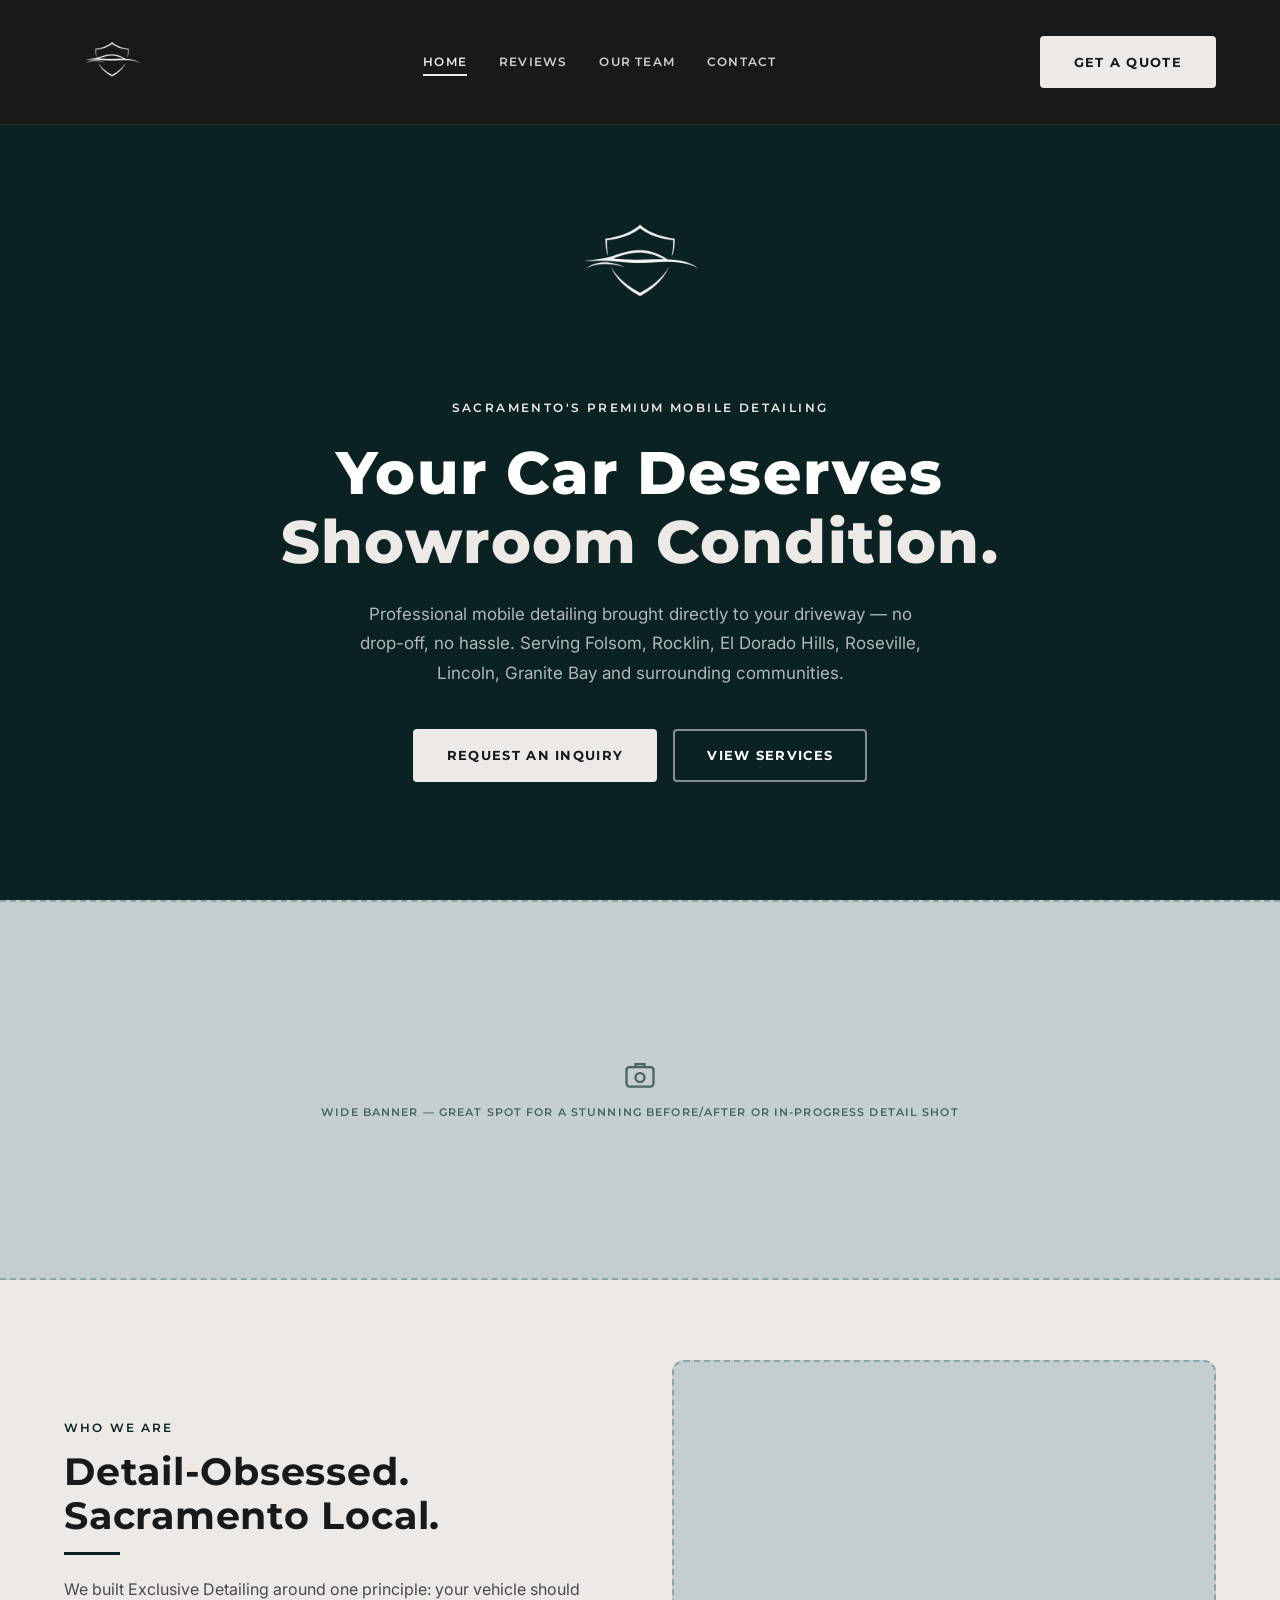
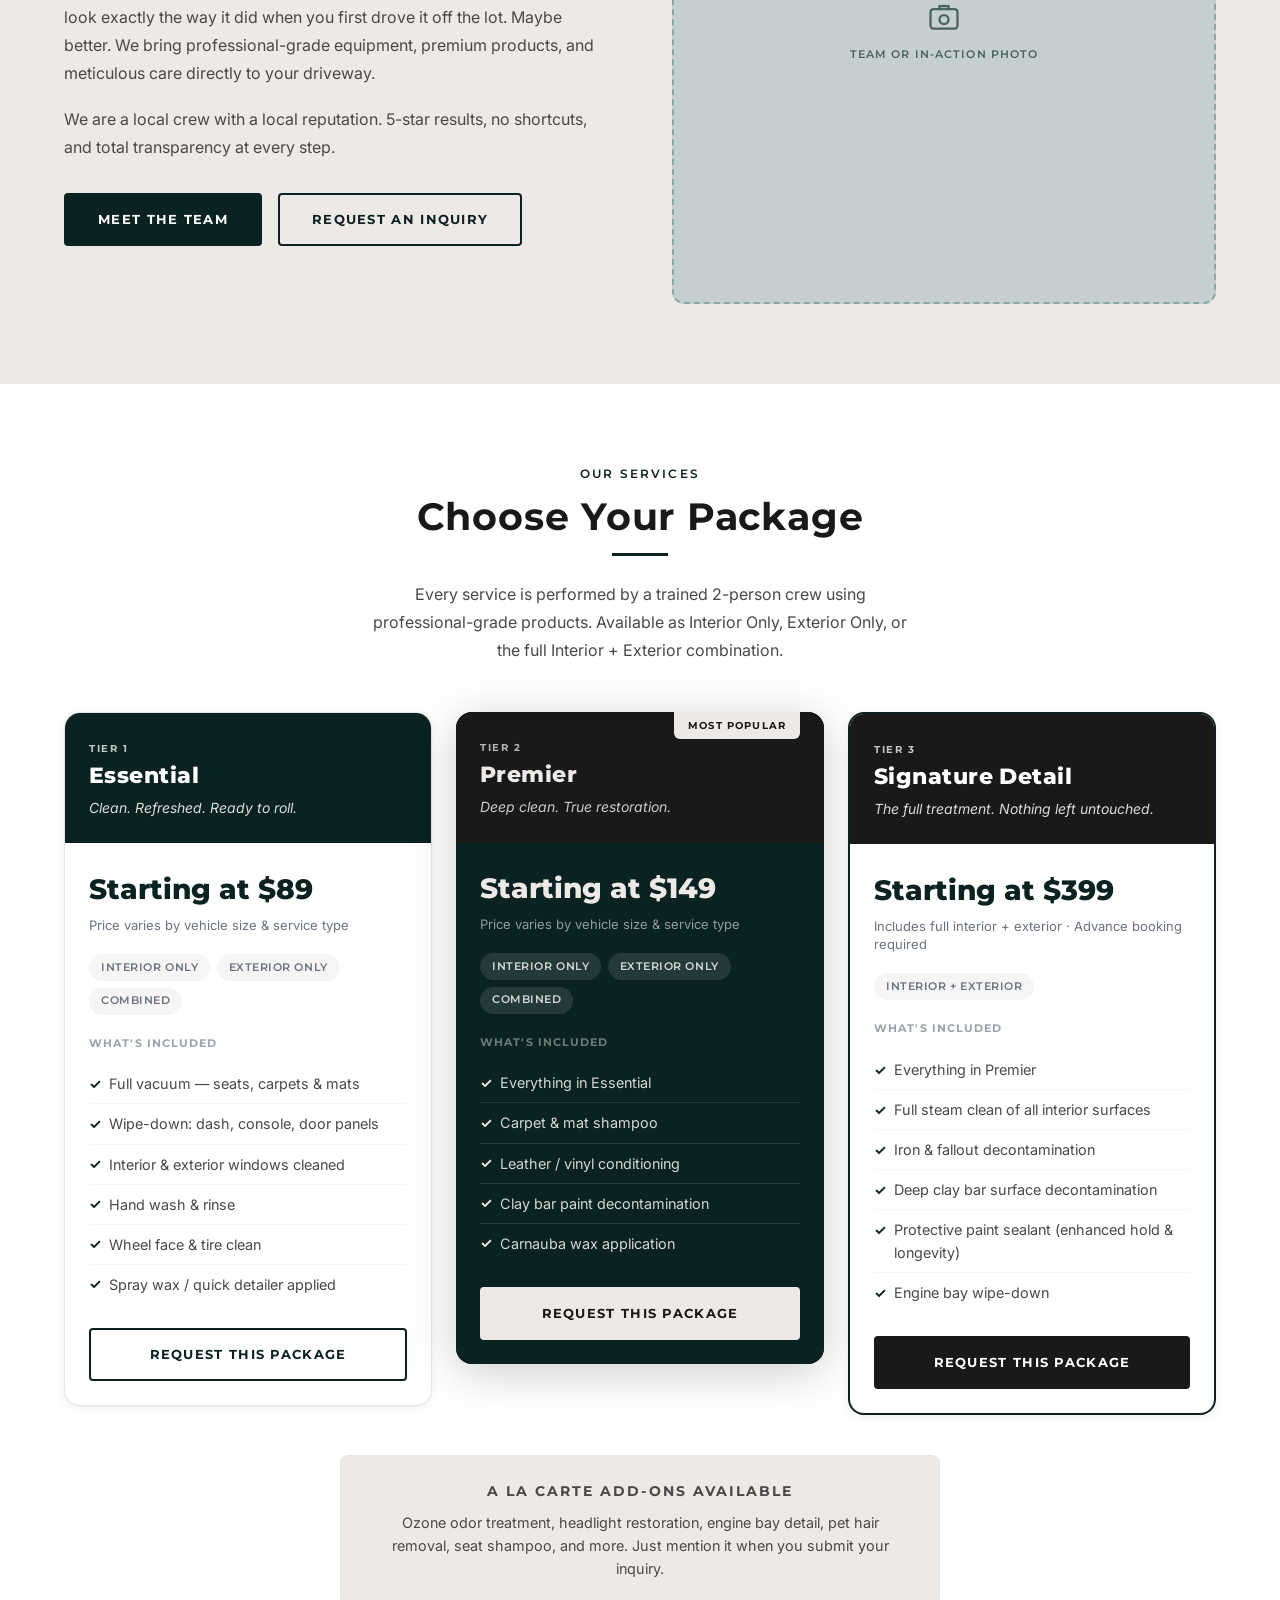
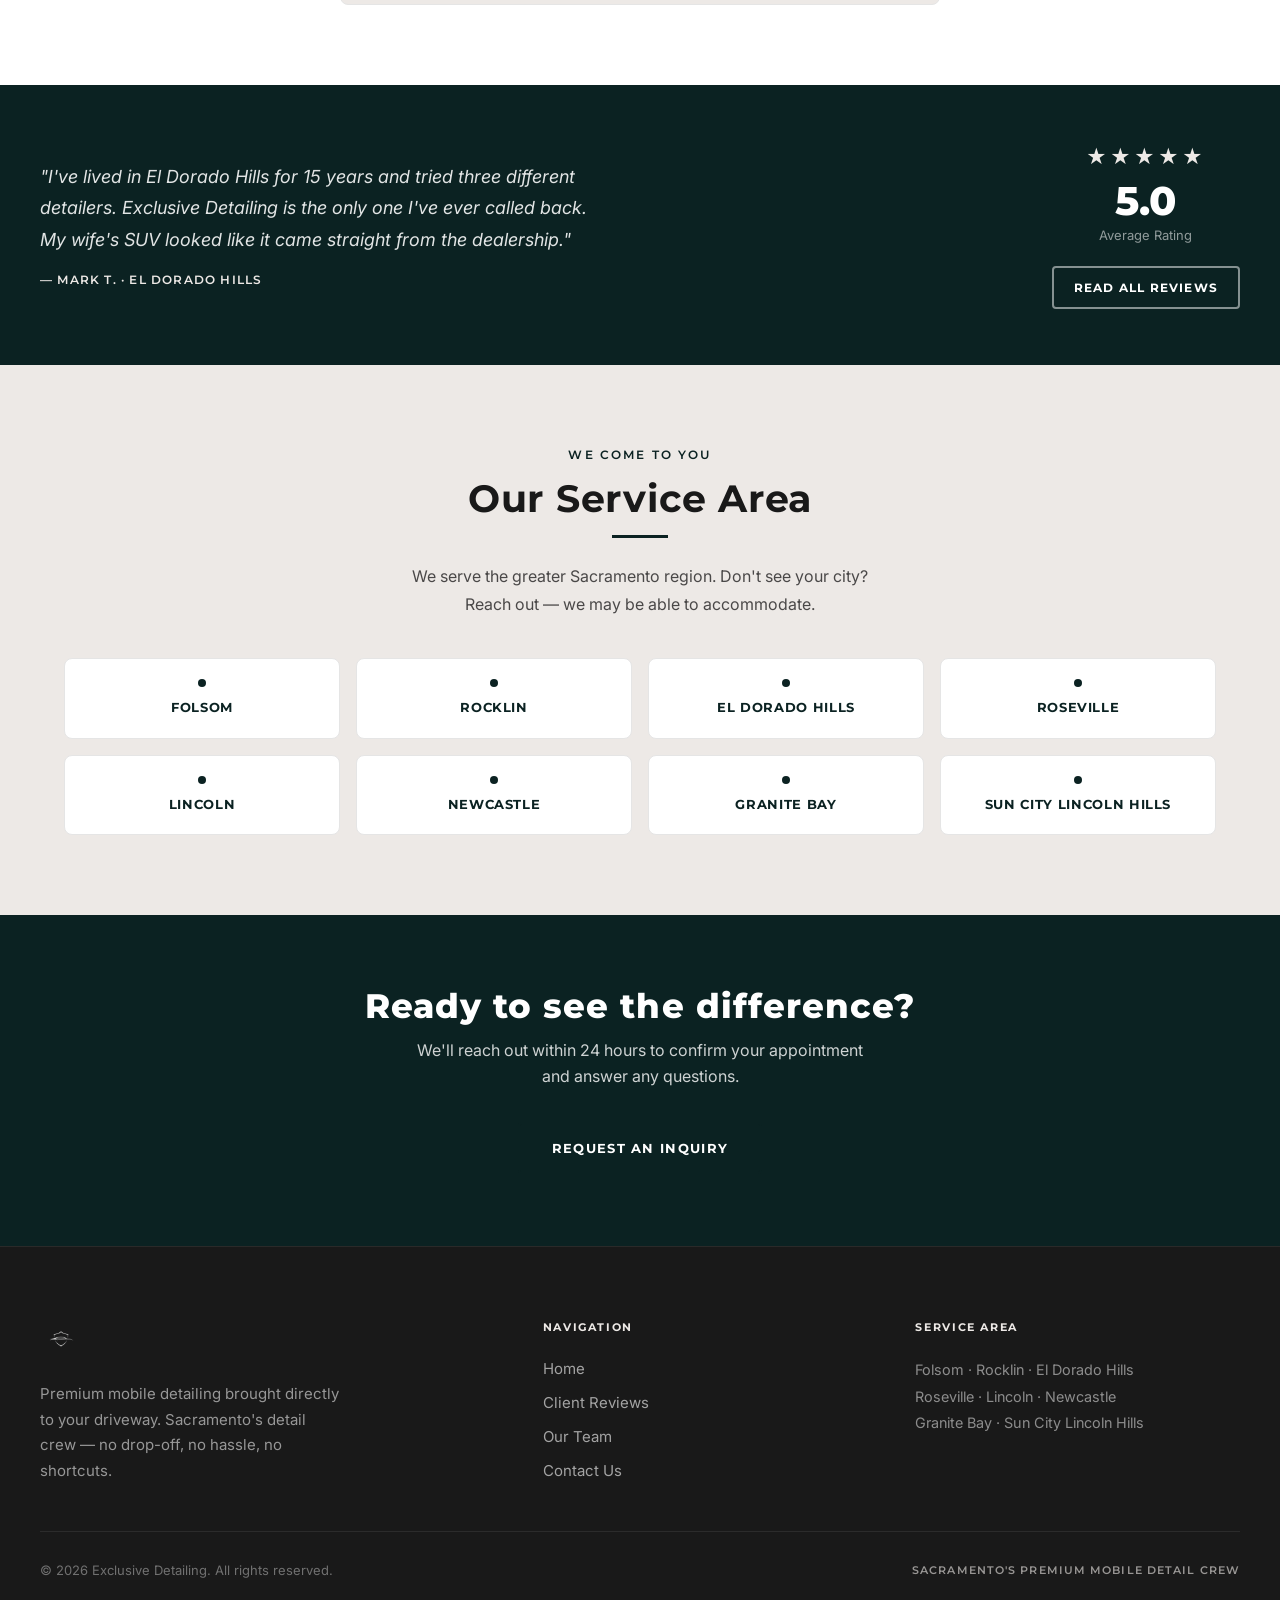
<file: index.html>
<!DOCTYPE html>
<html lang="en">
<head>
  <meta charset="UTF-8">
  <meta name="viewport" content="width=device-width, initial-scale=1.0">
  <title>Exclusive Detailing | Premium Mobile Detailing · Sacramento Region</title>
  <meta name="description" content="Premium mobile detailing in Folsom, Rocklin, El Dorado Hills, Roseville, Lincoln, Granite Bay and surrounding Sacramento communities.">
  <link rel="stylesheet" href="css/style.css">
  <link rel="preconnect" href="https://fonts.googleapis.com">
  <link rel="preconnect" href="https://fonts.gstatic.com" crossorigin>
  <link href="https://fonts.googleapis.com/css2?family=Montserrat:wght@400;500;600;700;800&family=Inter:wght@300;400;500;600&display=swap" rel="stylesheet">
  <script type="application/ld+json">
  {
    "@context": "https://schema.org",
    "@type": "AutomotiveBusiness",
    "name": "Exclusive Detailing",
    "description": "Premium mobile car detailing serving Folsom, Rocklin, El Dorado Hills, Roseville, Lincoln, Newcastle, Granite Bay, and Sun City Lincoln Hills in the greater Sacramento region. We bring professional-grade equipment directly to your driveway.",
    "url": "https://exlusivedetailing.com",
    "email": "info@exlusivedetailing.com",
    "priceRange": "$$",
    "areaServed": [
      {"@type": "City", "name": "Folsom", "containedInPlace": {"@type": "State", "name": "California"}},
      {"@type": "City", "name": "Rocklin", "containedInPlace": {"@type": "State", "name": "California"}},
      {"@type": "City", "name": "El Dorado Hills", "containedInPlace": {"@type": "State", "name": "California"}},
      {"@type": "City", "name": "Roseville", "containedInPlace": {"@type": "State", "name": "California"}},
      {"@type": "City", "name": "Lincoln", "containedInPlace": {"@type": "State", "name": "California"}},
      {"@type": "City", "name": "Newcastle", "containedInPlace": {"@type": "State", "name": "California"}},
      {"@type": "City", "name": "Granite Bay", "containedInPlace": {"@type": "State", "name": "California"}},
      {"@type": "City", "name": "Sun City Lincoln Hills", "containedInPlace": {"@type": "State", "name": "California"}}
    ],
    "address": {
      "@type": "PostalAddress",
      "addressRegion": "CA",
      "addressCountry": "US"
    },
    "hasOfferCatalog": {
      "@type": "OfferCatalog",
      "name": "Mobile Detailing Packages",
      "itemListElement": [
        {
          "@type": "Offer",
          "itemOffered": {
            "@type": "Service",
            "name": "Essential Detail",
            "description": "Full vacuum, interior wipe-down, window cleaning, hand wash, wheel and tire clean, and spray wax. Available as Interior Only, Exterior Only, or Combined."
          },
          "priceSpecification": {"@type": "PriceSpecification", "minPrice": "89", "priceCurrency": "USD"}
        },
        {
          "@type": "Offer",
          "itemOffered": {
            "@type": "Service",
            "name": "Premier Detail",
            "description": "Deep clean including carpet and mat shampoo, leather and vinyl conditioning, clay bar paint decontamination, and carnauba wax. Available as Interior Only, Exterior Only, or Combined."
          },
          "priceSpecification": {"@type": "PriceSpecification", "minPrice": "149", "priceCurrency": "USD"}
        },
        {
          "@type": "Offer",
          "itemOffered": {
            "@type": "Service",
            "name": "Signature Detail",
            "description": "Full treatment including steam clean of all interior surfaces, iron and fallout decontamination, deep clay bar surface decontamination, protective paint sealant, and engine bay wipe-down. Interior and Exterior combined."
          },
          "priceSpecification": {"@type": "PriceSpecification", "minPrice": "399", "priceCurrency": "USD"}
        }
      ]
    }
  }
  </script>
</head>
<body>

  <!-- ======== NAVBAR ======== -->
  <nav class="navbar">
    <div class="navbar__inner">
      <a href="index.html" class="navbar__logo">
        <img src="images/logo-white.png" alt="Exclusive Detailing">
      </a>
      <div class="navbar__links">
        <a href="index.html">Home</a>
        <a href="reviews.html">Reviews</a>
        <a href="team.html">Our Team</a>
        <a href="contact.html">Contact</a>
      </div>
      <div class="navbar__cta">
        <a href="contact.html" class="btn btn--gold">Get a Quote</a>
      </div>
      <button class="navbar__toggle" aria-label="Open menu">
        <span></span><span></span><span></span>
      </button>
    </div>
    <div class="navbar__mobile">
      <a href="index.html">Home</a>
      <a href="reviews.html">Reviews</a>
      <a href="team.html">Our Team</a>
      <a href="contact.html">Contact</a>
      <a href="contact.html" class="btn btn--gold">Get a Quote</a>
    </div>
  </nav>

  <!-- ======== HERO ======== -->
  <section class="hero">
    <!-- VIDEO BACKGROUND: replace this comment with a <video> tag when ready
    <video class="hero__video" autoplay muted loop playsinline>
      <source src="videos/hero-bg.mp4" type="video/mp4">
    </video>
    -->
    <div class="hero__overlay"></div>
    <div class="hero__inner">
      <div class="hero__content">
        <img src="images/logo-white.png" alt="Exclusive Detailing" style="height:200px;width:auto;margin:0 auto 2rem;display:block;">
        <p class="hero__eyebrow">Sacramento's Premium Mobile Detailing</p>
        <h1>Your Car Deserves<br>
          <span class="hero-words" id="hero-words">
            <span class="hero-word active">Showroom Condition.</span>
            <span class="hero-word">A Pro Touch.</span>
            <span class="hero-word">The Best Treatment.</span>
            <span class="hero-word">To Look New Again.</span>
            <span class="hero-word">Perfection.</span>
          </span>
        </h1>
        <p class="hero__sub">Professional mobile detailing brought directly to your driveway — no drop-off, no hassle. Serving Folsom, Rocklin, El Dorado Hills, Roseville, Lincoln, Granite Bay and surrounding communities.</p>
        <div class="hero__actions">
          <a href="contact.html" class="btn btn--gold">Request an Inquiry</a>
          <a href="#services" class="btn btn--outline-white">View Services</a>
        </div>
      </div>
    </div>
  </section>

  <!-- ======== PHOTO BANNER ======== -->
  <div class="photo-ph photo-ph--wide">
    <svg width="36" height="36" fill="none" stroke="currentColor" stroke-width="1.5" viewBox="0 0 24 24"><rect x="3" y="6" width="18" height="13" rx="2"/><circle cx="12" cy="13" r="3"/><path d="M9 6V4h6v2"/></svg>
    Wide banner — great spot for a stunning before/after or in-progress detail shot
  </div>

  <!-- ======== WHO WE ARE ======== -->
  <section class="section section--cream" id="about">
    <div class="container">
      <div class="two-col">
        <div class="reveal">
          <p class="eyebrow">Who We Are</p>
          <h2 class="section-title" style="margin-bottom:.875rem;">Detail-Obsessed.<br>Sacramento Local.</h2>
          <div class="gold-divider gold-divider--left"></div>
          <p class="body-text" style="margin-top:1.25rem;margin-bottom:1.125rem;">We built Exclusive Detailing around one principle: your vehicle should look exactly the way it did when you first drove it off the lot. Maybe better. We bring professional-grade equipment, premium products, and meticulous care directly to your driveway.</p>
          <p class="body-text" style="margin-bottom:2rem;">We are a local crew with a local reputation. 5-star results, no shortcuts, and total transparency at every step.</p>
          <div style="display:flex;gap:1rem;flex-wrap:wrap;">
            <a href="team.html" class="btn btn--navy">Meet the Team</a>
            <a href="contact.html" class="btn btn--outline-gold">Request an Inquiry</a>
          </div>
        </div>
        <div class="reveal d2">
          <div class="photo-ph photo-ph--sq" style="border-radius:.75rem;">
            <svg width="36" height="36" fill="none" stroke="currentColor" stroke-width="1.5" viewBox="0 0 24 24"><rect x="3" y="6" width="18" height="13" rx="2"/><circle cx="12" cy="13" r="3"/><path d="M9 6V4h6v2"/></svg>
            Team or in-action photo
          </div>
        </div>
      </div>
    </div>
  </section>

  <!-- ======== PACKAGES ======== -->
  <section class="section" id="services">
    <div class="container">
      <div class="text-center reveal">
        <p class="eyebrow">Our Services</p>
        <h2 class="section-title">Choose Your Package</h2>
        <div class="gold-divider"></div>
        <p class="body-text" style="max-width:540px;margin:1.5rem auto 0;">Every service is performed by a trained 2-person crew using professional-grade products. Available as Interior Only, Exterior Only, or the full Interior + Exterior combination.</p>
      </div>

      <div class="packages-grid">

        <!-- ESSENTIAL -->
        <div class="pkg pkg--essential reveal">
          <div class="pkg__head">
            <p class="pkg__tier">Tier 1</p>
            <h3 class="pkg__name">Essential</h3>
            <p class="pkg__tagline">Clean. Refreshed. Ready to roll.</p>
          </div>
          <div class="pkg__body">
            <div class="pkg__price">Starting at $89</div>
            <div class="pkg__price-note">Price varies by vehicle size &amp; service type</div>
            <div class="pkg__tags">
              <span>Interior Only</span>
              <span>Exterior Only</span>
              <span>Combined</span>
            </div>
            <ul class="pkg__features">
              <p class="pkg__features-label">What's Included</p>
              <li>Full vacuum — seats, carpets &amp; mats</li>
              <li>Wipe-down: dash, console, door panels</li>
              <li>Interior &amp; exterior windows cleaned</li>
              <li>Hand wash &amp; rinse</li>
              <li>Wheel face &amp; tire clean</li>
              <li>Spray wax / quick detailer applied</li>
            </ul>
            <a href="contact.html" class="btn btn--outline-gold" style="justify-content:center;">Request This Package</a>
          </div>
        </div>

        <!-- PREMIER -->
        <div class="pkg pkg--premier reveal d1">
          <div class="pkg__badge">Most Popular</div>
          <div class="pkg__head">
            <p class="pkg__tier">Tier 2</p>
            <h3 class="pkg__name">Premier</h3>
            <p class="pkg__tagline">Deep clean. True restoration.</p>
          </div>
          <div class="pkg__body">
            <div class="pkg__price">Starting at $149</div>
            <div class="pkg__price-note">Price varies by vehicle size &amp; service type</div>
            <div class="pkg__tags">
              <span>Interior Only</span>
              <span>Exterior Only</span>
              <span>Combined</span>
            </div>
            <ul class="pkg__features">
              <p class="pkg__features-label">What's Included</p>
              <li>Everything in Essential</li>
              <li>Carpet &amp; mat shampoo</li>
              <li>Leather / vinyl conditioning</li>
              <li>Clay bar paint decontamination</li>
              <li>Carnauba wax application</li>
            </ul>
            <a href="contact.html" class="btn btn--gold" style="justify-content:center;">Request This Package</a>
          </div>
        </div>

        <!-- SIGNATURE -->
        <div class="pkg pkg--signature reveal d2">
          <div class="pkg__head">
            <p class="pkg__tier">Tier 3</p>
            <h3 class="pkg__name">Signature Detail</h3>
            <p class="pkg__tagline">The full treatment. Nothing left untouched.</p>
          </div>
          <div class="pkg__body">
            <div class="pkg__price">Starting at $399</div>
            <div class="pkg__price-note">Includes full interior + exterior · Advance booking required</div>
            <div class="pkg__tags">
              <span>Interior + Exterior</span>
            </div>
            <ul class="pkg__features">
              <p class="pkg__features-label">What's Included</p>
              <li>Everything in Premier</li>
              <li>Full steam clean of all interior surfaces</li>
              <li>Iron &amp; fallout decontamination</li>
              <li>Deep clay bar surface decontamination</li>
              <li>Protective paint sealant (enhanced hold &amp; longevity)</li>
              <li>Engine bay wipe-down</li>
            </ul>
            <a href="contact.html" class="btn btn--dark" style="justify-content:center;">Request This Package</a>
          </div>
        </div>

      </div>

      <div class="addons-note reveal">
        <p class="addons-note__label">A La Carte Add-Ons Available</p>
        <p>Ozone odor treatment, headlight restoration, engine bay detail, pet hair removal, seat shampoo, and more. Just mention it when you submit your inquiry.</p>
      </div>
    </div>
  </section>

  <!-- ======== SOCIAL PROOF STRIP ======== -->
  <div class="proof-strip reveal">
    <div class="proof-strip__inner">
      <blockquote class="proof-strip__quote">
        "I've lived in El Dorado Hills for 15 years and tried three different detailers. Exclusive Detailing is the only one I've ever called back. My wife's SUV looked like it came straight from the dealership."
        <cite>— Mark T. · El Dorado Hills</cite>
      </blockquote>
      <div class="proof-strip__rating">
        <div class="proof-strip__stars">&#9733;&#9733;&#9733;&#9733;&#9733;</div>
        <div class="proof-strip__score">5.0</div>
        <div class="proof-strip__label">Average Rating</div>
        <a href="reviews.html" class="btn btn--outline-white" style="margin-top:1.25rem;font-size:.75rem;padding:.625rem 1.25rem;">Read All Reviews</a>
      </div>
    </div>
  </div>

  <!-- ======== SERVICE AREA ======== -->
  <section class="section section--cream" id="service-area">
    <div class="container">
      <div class="text-center reveal">
        <p class="eyebrow">We Come to You</p>
        <h2 class="section-title">Our Service Area</h2>
        <div class="gold-divider"></div>
        <p class="body-text" style="max-width:460px;margin:1.5rem auto 0;">We serve the greater Sacramento region. Don't see your city? Reach out — we may be able to accommodate.</p>
      </div>
      <div class="area-grid">
        <div class="area-item reveal">     <div class="area-item__dot"></div><div class="area-item__name">Folsom</div></div>
        <div class="area-item reveal d1">  <div class="area-item__dot"></div><div class="area-item__name">Rocklin</div></div>
        <div class="area-item reveal d2">  <div class="area-item__dot"></div><div class="area-item__name">El Dorado Hills</div></div>
        <div class="area-item reveal d3">  <div class="area-item__dot"></div><div class="area-item__name">Roseville</div></div>
        <div class="area-item reveal">     <div class="area-item__dot"></div><div class="area-item__name">Lincoln</div></div>
        <div class="area-item reveal d1">  <div class="area-item__dot"></div><div class="area-item__name">Newcastle</div></div>
        <div class="area-item reveal d2">  <div class="area-item__dot"></div><div class="area-item__name">Granite Bay</div></div>
        <div class="area-item reveal d3">  <div class="area-item__dot"></div><div class="area-item__name">Sun City Lincoln Hills</div></div>
      </div>
    </div>
  </section>

  <!-- ======== CTA BANNER ======== -->
  <div class="cta-banner reveal">
    <div class="container">
      <h2>Ready to see the difference?</h2>
      <p>We'll reach out within 24 hours to confirm your appointment and answer any questions.</p>
      <a href="contact.html" class="btn btn--navy">Request an Inquiry</a>
    </div>
  </div>

  <!-- ======== FOOTER ======== -->
  <footer class="footer">
    <div class="footer__inner">
      <div class="footer__top">
        <div class="footer__brand">
          <img src="images/logo-white.png" alt="Exclusive Detailing" class="footer__logo">
          <p class="footer__tagline">Premium mobile detailing brought directly to your driveway. Sacramento's detail crew — no drop-off, no hassle, no shortcuts.</p>
        </div>
        <div>
          <p class="footer__col-label">Navigation</p>
          <div class="footer__links">
            <a href="index.html">Home</a>
            <a href="reviews.html">Client Reviews</a>
            <a href="team.html">Our Team</a>
            <a href="contact.html">Contact Us</a>
          </div>
        </div>
        <div>
          <p class="footer__col-label">Service Area</p>
          <p class="footer__cities">Folsom · Rocklin · El Dorado Hills<br>Roseville · Lincoln · Newcastle<br>Granite Bay · Sun City Lincoln Hills</p>
        </div>
      </div>
      <div class="footer__bottom">
        <p class="footer__copy">© 2026 Exclusive Detailing. All rights reserved.</p>
        <p class="footer__badge">Sacramento's Premium Mobile Detail Crew</p>
      </div>
    </div>
  </footer>

  <script src="js/main.js"></script>
</body>
</html>
</file>
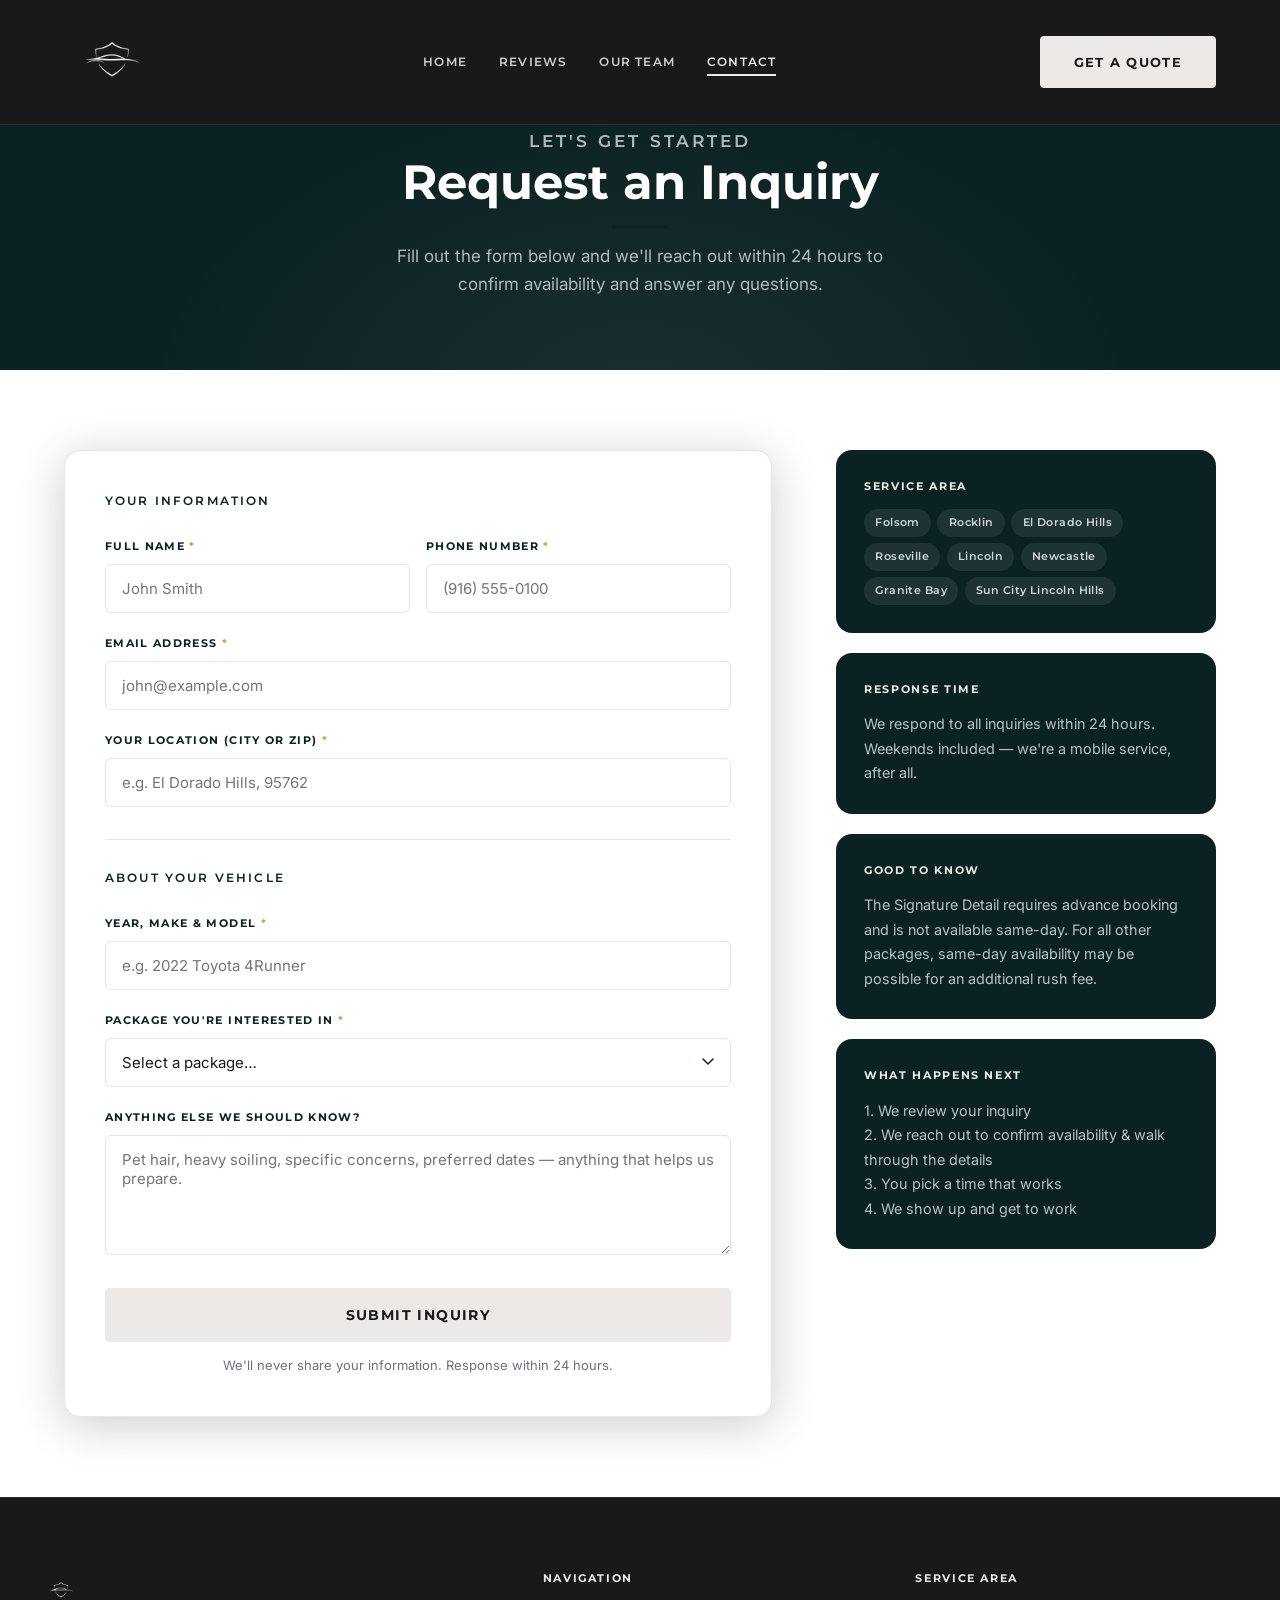
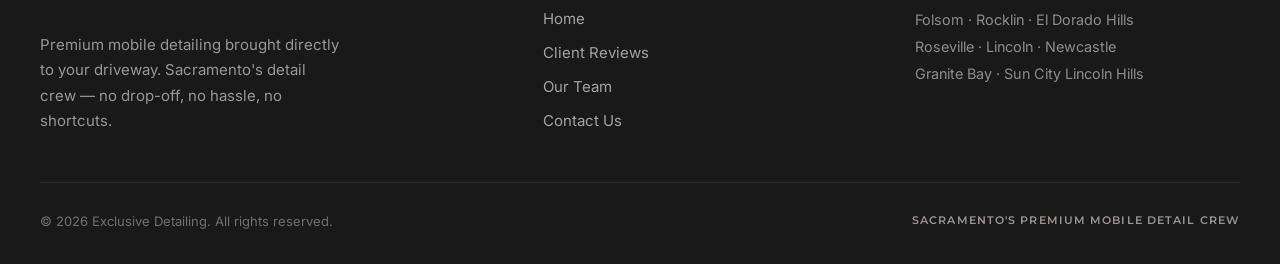
<file: contact.html>
<!DOCTYPE html>
<html lang="en">
<head>
  <meta charset="UTF-8">
  <meta name="viewport" content="width=device-width, initial-scale=1.0">
  <title>Request an Inquiry | Exclusive Detailing</title>
  <meta name="description" content="Request a detailing inquiry with Exclusive Detailing. Serving Folsom, Rocklin, El Dorado Hills, Roseville, Lincoln, Granite Bay and Sacramento region.">
  <link rel="stylesheet" href="css/style.css">
  <link rel="preconnect" href="https://fonts.googleapis.com">
  <link rel="preconnect" href="https://fonts.gstatic.com" crossorigin>
  <link href="https://fonts.googleapis.com/css2?family=Montserrat:wght@400;500;600;700;800&family=Inter:wght@300;400;500;600&display=swap" rel="stylesheet">
  <script type="application/ld+json">
  {
    "@context": "https://schema.org",
    "@type": "AutomotiveBusiness",
    "name": "Exclusive Detailing",
    "description": "Premium mobile car detailing serving Folsom, Rocklin, El Dorado Hills, Roseville, Lincoln, Newcastle, Granite Bay, and Sun City Lincoln Hills in the greater Sacramento region. We bring professional-grade equipment directly to your driveway.",
    "url": "https://exlusivedetailing.com",
    "email": "info@exlusivedetailing.com",
    "priceRange": "$$",
    "areaServed": [
      {"@type": "City", "name": "Folsom", "containedInPlace": {"@type": "State", "name": "California"}},
      {"@type": "City", "name": "Rocklin", "containedInPlace": {"@type": "State", "name": "California"}},
      {"@type": "City", "name": "El Dorado Hills", "containedInPlace": {"@type": "State", "name": "California"}},
      {"@type": "City", "name": "Roseville", "containedInPlace": {"@type": "State", "name": "California"}},
      {"@type": "City", "name": "Lincoln", "containedInPlace": {"@type": "State", "name": "California"}},
      {"@type": "City", "name": "Newcastle", "containedInPlace": {"@type": "State", "name": "California"}},
      {"@type": "City", "name": "Granite Bay", "containedInPlace": {"@type": "State", "name": "California"}},
      {"@type": "City", "name": "Sun City Lincoln Hills", "containedInPlace": {"@type": "State", "name": "California"}}
    ],
    "address": {
      "@type": "PostalAddress",
      "addressRegion": "CA",
      "addressCountry": "US"
    }
  }
  </script>
</head>
<body>

  <!-- ======== NAVBAR ======== -->
  <nav class="navbar">
    <div class="navbar__inner">
      <a href="index.html" class="navbar__logo">
        <img src="images/logo-white.png" alt="Exclusive Detailing">
      </a>
      <div class="navbar__links">
        <a href="index.html">Home</a>
        <a href="reviews.html">Reviews</a>
        <a href="team.html">Our Team</a>
        <a href="contact.html">Contact</a>
      </div>
      <div class="navbar__cta">
        <a href="contact.html" class="btn btn--gold">Get a Quote</a>
      </div>
      <button class="navbar__toggle" aria-label="Open menu">
        <span></span><span></span><span></span>
      </button>
    </div>
    <div class="navbar__mobile">
      <a href="index.html">Home</a>
      <a href="reviews.html">Reviews</a>
      <a href="team.html">Our Team</a>
      <a href="contact.html">Contact</a>
      <a href="contact.html" class="btn btn--gold">Get a Quote</a>
    </div>
  </nav>

  <!-- ======== PAGE HERO ======== -->
  <div class="page-hero">
    <div class="page-hero__inner">
      <p class="eyebrow" style="text-align:center;">Let's Get Started</p>
      <h1>Request an Inquiry</h1>
      <div class="gold-divider"></div>
      <p>Fill out the form below and we'll reach out within 24 hours to confirm availability and answer any questions.</p>
    </div>
  </div>

  <!-- ======== FORM SECTION ======== -->
  <section class="section">
    <div class="container">
      <div class="contact-layout">

        <!-- FORM -->
        <div>
          <form
            id="inquiry-form"
            action="https://formspree.io/f/mlgvzwzo"
            method="POST"
            class="inquiry-form"
          >
            <div style="margin-bottom:1.75rem;">
              <p class="eyebrow">Your Information</p>
            </div>

            <div class="form-row">
              <div class="form-group">
                <label for="name">Full Name <span style="color:#C9A84C;">*</span></label>
                <input type="text" id="name" name="name" placeholder="John Smith" required>
              </div>
              <div class="form-group">
                <label for="phone">Phone Number <span style="color:#C9A84C;">*</span></label>
                <input type="tel" id="phone" name="phone" placeholder="(916) 555-0100" required>
              </div>
            </div>

            <div class="form-group">
              <label for="email">Email Address <span style="color:#C9A84C;">*</span></label>
              <input type="email" id="email" name="email" placeholder="john@example.com" required>
            </div>

            <div class="form-group">
              <label for="location">Your Location (City or Zip) <span style="color:#C9A84C;">*</span></label>
              <input type="text" id="location" name="location" placeholder="e.g. El Dorado Hills, 95762" required>
            </div>

            <div style="margin-top:2rem;margin-bottom:1.75rem;padding-top:1.75rem;border-top:1px solid var(--gray-200);">
              <p class="eyebrow">About Your Vehicle</p>
            </div>

            <div class="form-group">
              <label for="vehicle">Year, Make &amp; Model <span style="color:#C9A84C;">*</span></label>
              <input type="text" id="vehicle" name="vehicle" placeholder="e.g. 2022 Toyota 4Runner" required>
            </div>

            <div class="form-group">
              <label for="package">Package You're Interested In <span style="color:#C9A84C;">*</span></label>
              <select id="package" name="package" required>
                <option value="" disabled selected>Select a package…</option>
                <option value="Essential">Tier 1 — Essential (Starting at $89)</option>
                <option value="Premier">Tier 2 — Premier (Starting at $149) · Most Popular</option>
                <option value="Signature">Tier 3 — Signature Detail (Starting at $399)</option>
                <option value="Not sure">Not sure yet — I'd like a recommendation</option>
              </select>
            </div>

            <div class="form-group">
              <label for="notes">Anything Else We Should Know?</label>
              <textarea id="notes" name="notes" placeholder="Pet hair, heavy soiling, specific concerns, preferred dates — anything that helps us prepare."></textarea>
            </div>

            <button type="submit" class="btn btn--gold form-submit">Submit Inquiry</button>
            <p class="form-note">We'll never share your information. Response within 24 hours.</p>
          </form>

          <!-- Success state -->
          <div id="form-success" class="inquiry-form">
            <svg width="56" height="56" fill="none" stroke="currentColor" stroke-width="1.5" viewBox="0 0 24 24"><path d="M9 12l2 2 4-4m6 2a9 9 0 11-18 0 9 9 0 0118 0z"/></svg>
            <h3>Inquiry Received!</h3>
            <p>Thank you — we'll review your details and reach out within 24 hours to confirm availability and answer any questions. We're looking forward to taking care of your vehicle.</p>
            <a href="index.html" class="btn btn--navy" style="margin-top:1.75rem;">Back to Home</a>
          </div>
        </div>

        <!-- SIDE INFO -->
        <div class="contact-info">
          <div class="contact-block">
            <p class="contact-block__label">Service Area</p>
            <div class="contact-block__cities">
              <span>Folsom</span>
              <span>Rocklin</span>
              <span>El Dorado Hills</span>
              <span>Roseville</span>
              <span>Lincoln</span>
              <span>Newcastle</span>
              <span>Granite Bay</span>
              <span>Sun City Lincoln Hills</span>
            </div>
          </div>
          <div class="contact-block">
            <p class="contact-block__label">Response Time</p>
            <p class="contact-block__text">We respond to all inquiries within 24 hours. Weekends included — we're a mobile service, after all.</p>
          </div>
          <div class="contact-block">
            <p class="contact-block__label">Good to Know</p>
            <p class="contact-block__text">The Signature Detail requires advance booking and is not available same-day. For all other packages, same-day availability may be possible for an additional rush fee.</p>
          </div>
          <div class="contact-block">
            <p class="contact-block__label">What Happens Next</p>
            <p class="contact-block__text" style="margin-bottom:0;">
              1. We review your inquiry<br>
              2. We reach out to confirm availability &amp; walk through the details<br>
              3. You pick a time that works<br>
              4. We show up and get to work
            </p>
          </div>
        </div>

      </div>
    </div>
  </section>

  <!-- ======== FOOTER ======== -->
  <footer class="footer">
    <div class="footer__inner">
      <div class="footer__top">
        <div class="footer__brand">
          <img src="images/logo-white.png" alt="Exclusive Detailing" class="footer__logo">
          <p class="footer__tagline">Premium mobile detailing brought directly to your driveway. Sacramento's detail crew — no drop-off, no hassle, no shortcuts.</p>
        </div>
        <div>
          <p class="footer__col-label">Navigation</p>
          <div class="footer__links">
            <a href="index.html">Home</a>
            <a href="reviews.html">Client Reviews</a>
            <a href="team.html">Our Team</a>
            <a href="contact.html">Contact Us</a>
          </div>
        </div>
        <div>
          <p class="footer__col-label">Service Area</p>
          <p class="footer__cities">Folsom · Rocklin · El Dorado Hills<br>Roseville · Lincoln · Newcastle<br>Granite Bay · Sun City Lincoln Hills</p>
        </div>
      </div>
      <div class="footer__bottom">
        <p class="footer__copy">© 2026 Exclusive Detailing. All rights reserved.</p>
        <p class="footer__badge">Sacramento's Premium Mobile Detail Crew</p>
      </div>
    </div>
  </footer>

  <script src="js/main.js"></script>
</body>
</html>
</file>
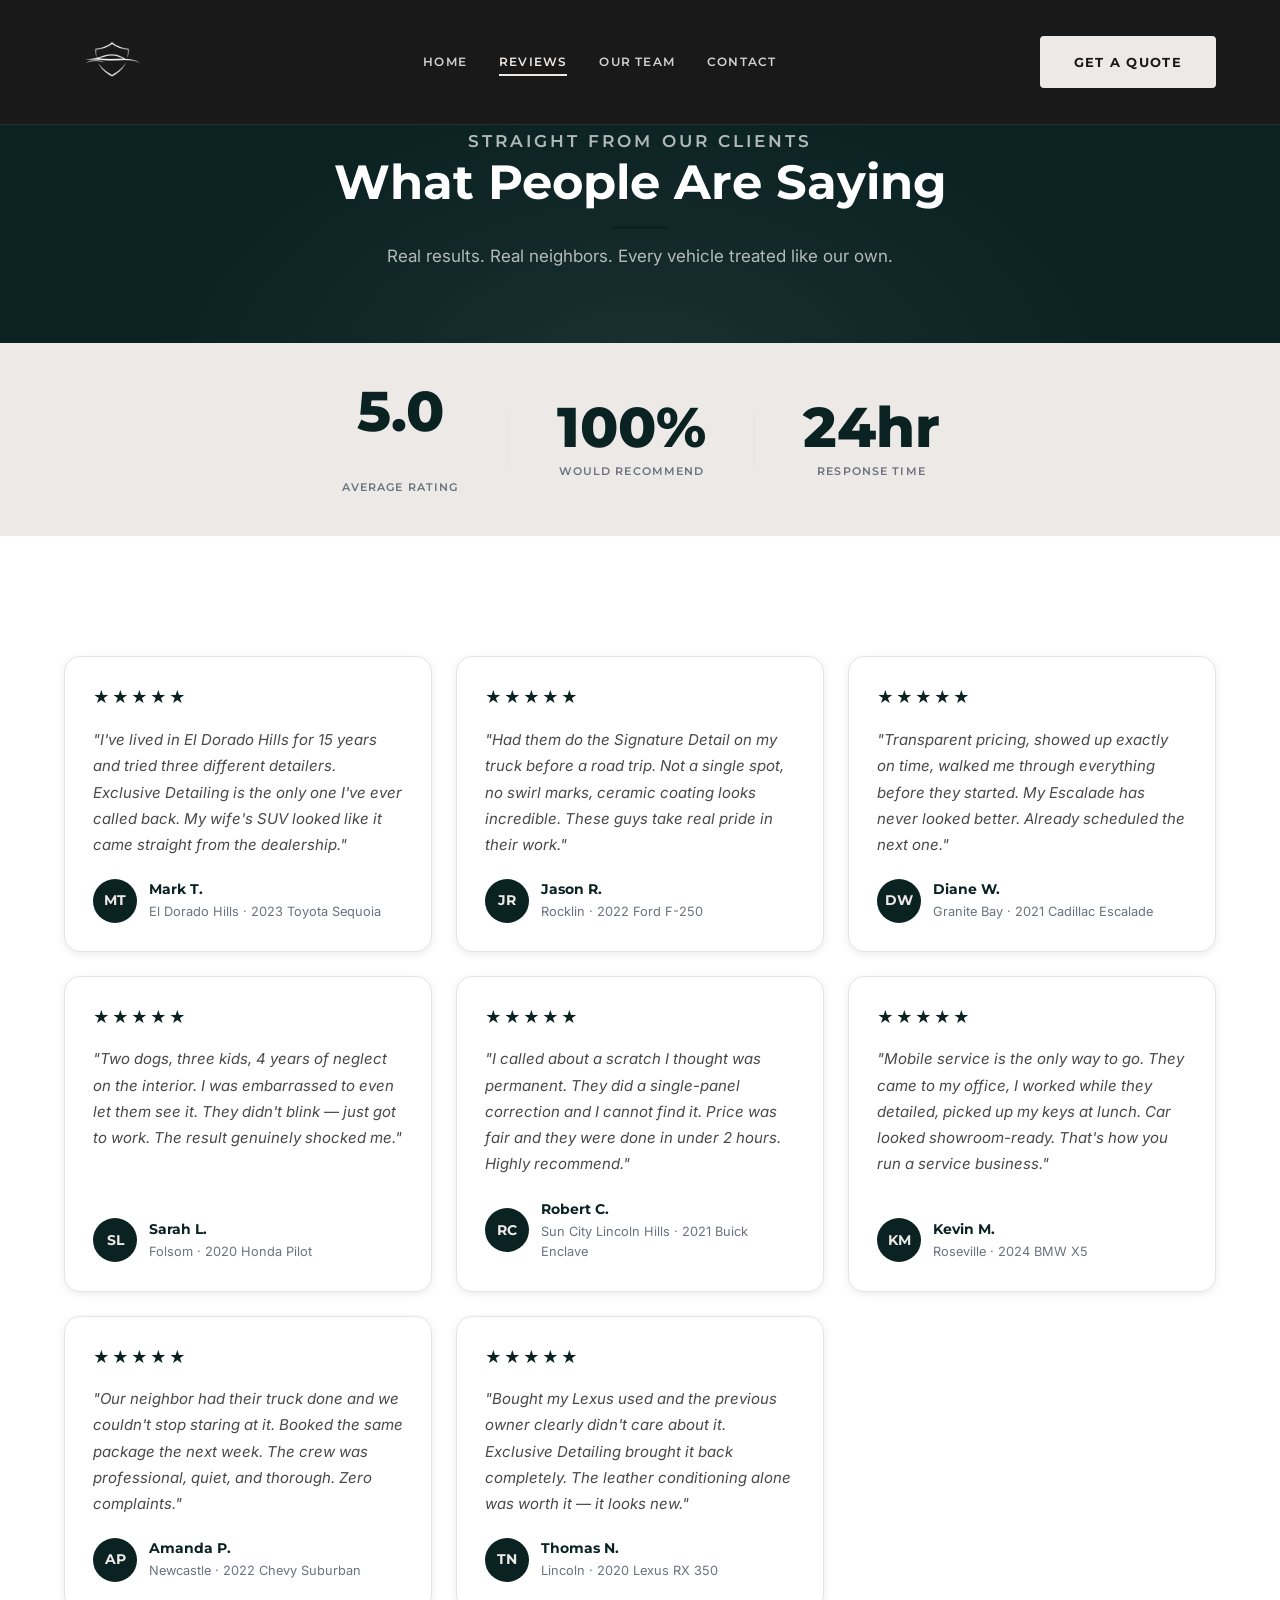
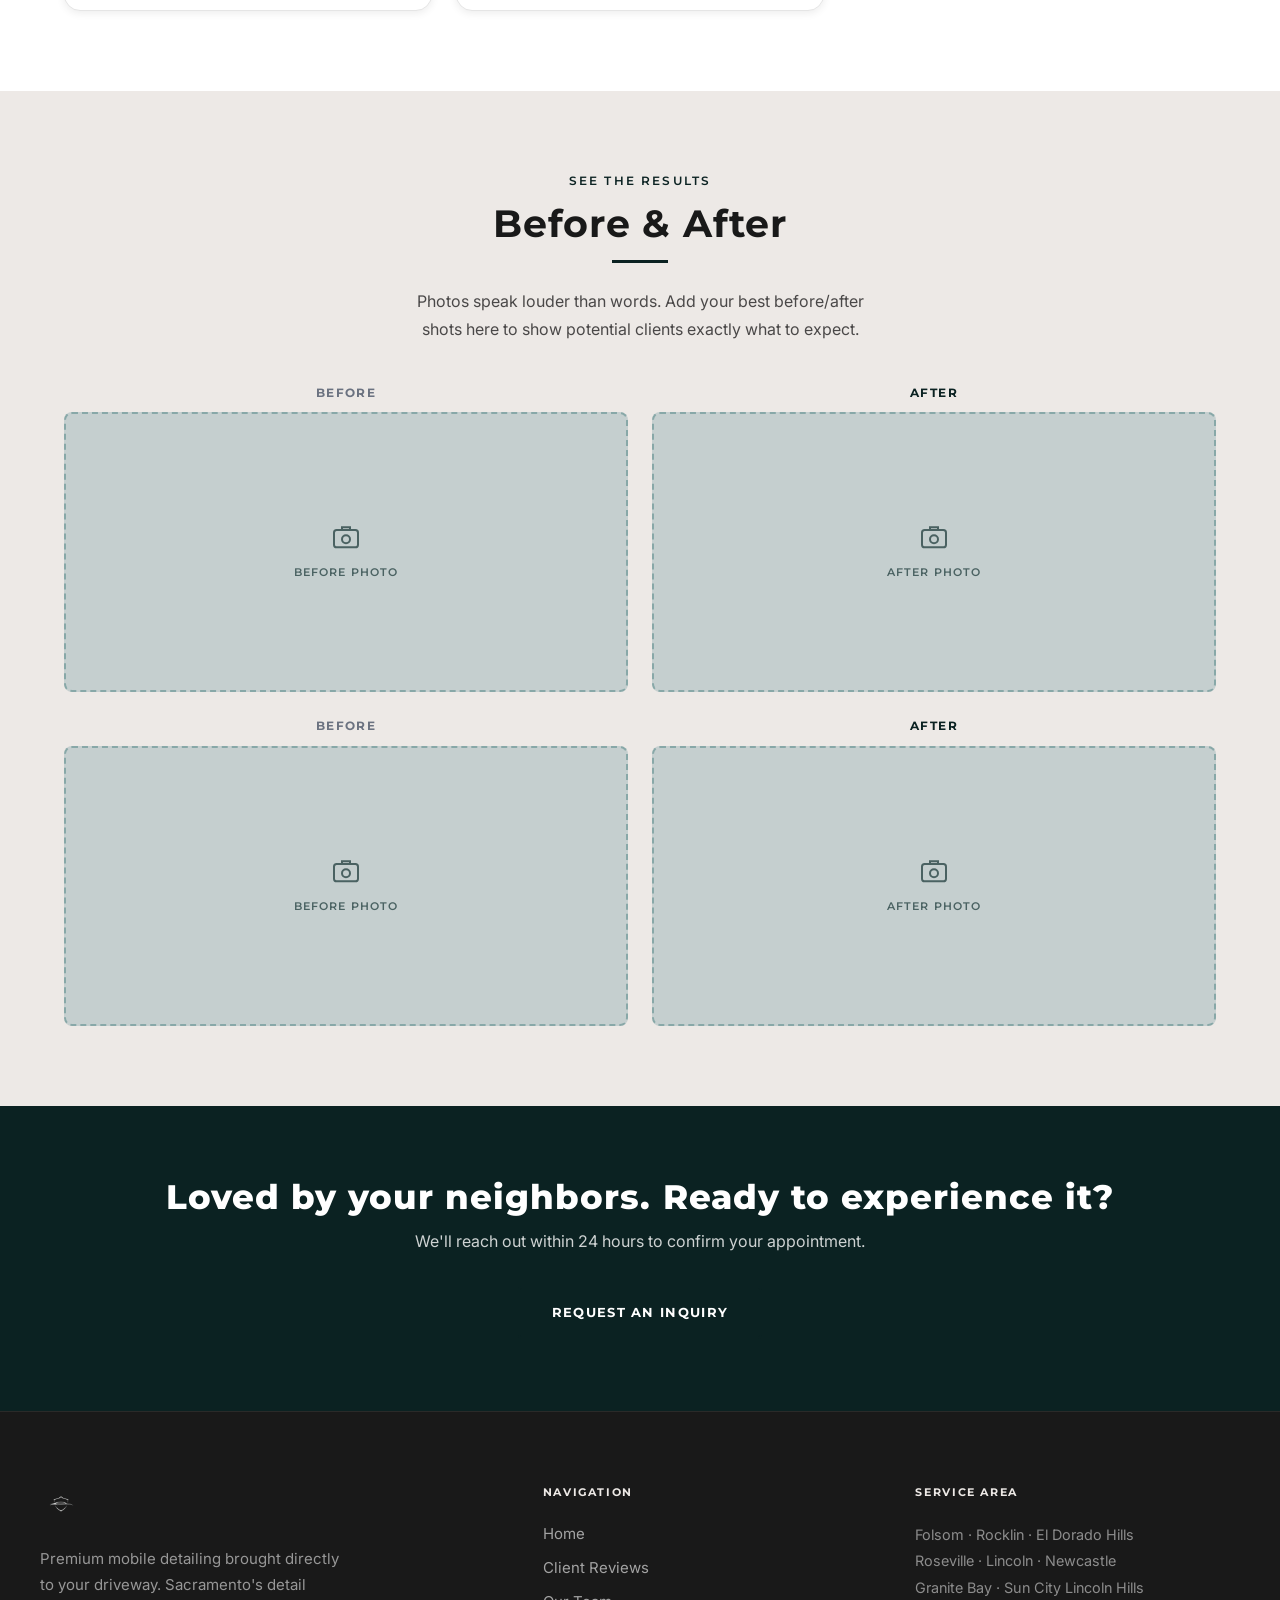
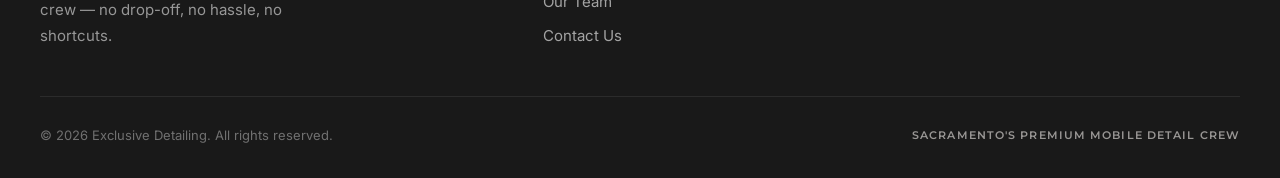
<file: reviews.html>
<!DOCTYPE html>
<html lang="en">
<head>
  <meta charset="UTF-8">
  <meta name="viewport" content="width=device-width, initial-scale=1.0">
  <title>Client Reviews | Exclusive Detailing</title>
  <meta name="description" content="See what clients across Folsom, Rocklin, El Dorado Hills and the Sacramento region are saying about Exclusive Detailing.">
  <link rel="stylesheet" href="css/style.css">
  <link rel="preconnect" href="https://fonts.googleapis.com">
  <link rel="preconnect" href="https://fonts.gstatic.com" crossorigin>
  <link href="https://fonts.googleapis.com/css2?family=Montserrat:wght@400;500;600;700;800&family=Inter:wght@300;400;500;600&display=swap" rel="stylesheet">
  <script type="application/ld+json">
  {
    "@context": "https://schema.org",
    "@type": "AutomotiveBusiness",
    "name": "Exclusive Detailing",
    "description": "Premium mobile car detailing serving Folsom, Rocklin, El Dorado Hills, Roseville, Lincoln, Newcastle, Granite Bay, and Sun City Lincoln Hills in the greater Sacramento region. We bring professional-grade equipment directly to your driveway.",
    "url": "https://exlusivedetailing.com",
    "email": "info@exlusivedetailing.com",
    "priceRange": "$$",
    "areaServed": [
      {"@type": "City", "name": "Folsom", "containedInPlace": {"@type": "State", "name": "California"}},
      {"@type": "City", "name": "Rocklin", "containedInPlace": {"@type": "State", "name": "California"}},
      {"@type": "City", "name": "El Dorado Hills", "containedInPlace": {"@type": "State", "name": "California"}},
      {"@type": "City", "name": "Roseville", "containedInPlace": {"@type": "State", "name": "California"}},
      {"@type": "City", "name": "Lincoln", "containedInPlace": {"@type": "State", "name": "California"}},
      {"@type": "City", "name": "Newcastle", "containedInPlace": {"@type": "State", "name": "California"}},
      {"@type": "City", "name": "Granite Bay", "containedInPlace": {"@type": "State", "name": "California"}},
      {"@type": "City", "name": "Sun City Lincoln Hills", "containedInPlace": {"@type": "State", "name": "California"}}
    ],
    "address": {
      "@type": "PostalAddress",
      "addressRegion": "CA",
      "addressCountry": "US"
    },
    "aggregateRating": {
      "@type": "AggregateRating",
      "ratingValue": "5.0",
      "bestRating": "5",
      "worstRating": "1",
      "reviewCount": "8"
    }
  }
  </script>
</head>
<body>

  <!-- ======== NAVBAR ======== -->
  <nav class="navbar">
    <div class="navbar__inner">
      <a href="index.html" class="navbar__logo">
        <img src="images/logo-white.png" alt="Exclusive Detailing">
      </a>
      <div class="navbar__links">
        <a href="index.html">Home</a>
        <a href="reviews.html">Reviews</a>
        <a href="team.html">Our Team</a>
        <a href="contact.html">Contact</a>
      </div>
      <div class="navbar__cta">
        <a href="contact.html" class="btn btn--gold">Get a Quote</a>
      </div>
      <button class="navbar__toggle" aria-label="Open menu">
        <span></span><span></span><span></span>
      </button>
    </div>
    <div class="navbar__mobile">
      <a href="index.html">Home</a>
      <a href="reviews.html">Reviews</a>
      <a href="team.html">Our Team</a>
      <a href="contact.html">Contact</a>
      <a href="contact.html" class="btn btn--gold">Get a Quote</a>
    </div>
  </nav>

  <!-- ======== PAGE HERO ======== -->
  <div class="page-hero">
    <div class="page-hero__inner">
      <p class="eyebrow" style="text-align:center;">Straight From Our Clients</p>
      <h1>What People Are Saying</h1>
      <div class="gold-divider"></div>
      <p>Real results. Real neighbors. Every vehicle treated like our own.</p>
    </div>
  </div>

  <!-- ======== RATING SUMMARY ======== -->
  <section class="section section--cream" style="padding:2.5rem 0;">
    <div class="container">
      <div style="display:flex;align-items:center;justify-content:center;gap:3rem;flex-wrap:wrap;text-align:center;" class="reveal">
        <div>
          <div style="font-family:var(--font-heading);font-size:3.5rem;font-weight:800;color:var(--navy);line-height:1;">5.0</div>
          <div style="color:var(--gold);font-size:1.25rem;letter-spacing:3px;margin:.25rem 0;">&#9733;&#9733;&#9733;&#9733;&#9733;</div>
          <div style="font-family:var(--font-heading);font-size:.7rem;font-weight:600;letter-spacing:.1em;text-transform:uppercase;color:var(--gray-600);">Average Rating</div>
        </div>
        <div class="rating-divider" style="width:1px;height:56px;background:var(--gray-200);"></div>
        <div>
          <div style="font-family:var(--font-heading);font-size:3.5rem;font-weight:800;color:var(--navy);line-height:1;">100%</div>
          <div style="font-family:var(--font-heading);font-size:.7rem;font-weight:600;letter-spacing:.1em;text-transform:uppercase;color:var(--gray-600);margin-top:.5rem;">Would Recommend</div>
        </div>
        <div class="rating-divider" style="width:1px;height:56px;background:var(--gray-200);"></div>
        <div>
          <div style="font-family:var(--font-heading);font-size:3.5rem;font-weight:800;color:var(--navy);line-height:1;">24hr</div>
          <div style="font-family:var(--font-heading);font-size:.7rem;font-weight:600;letter-spacing:.1em;text-transform:uppercase;color:var(--gray-600);margin-top:.5rem;">Response Time</div>
        </div>
      </div>
    </div>
  </section>

  <!-- ======== REVIEWS GRID ======== -->
  <section class="section">
    <div class="container">
      <div class="reviews-grid">

        <div class="review-card reveal">
          <div class="review-card__stars">&#9733;&#9733;&#9733;&#9733;&#9733;</div>
          <p class="review-card__quote">"I've lived in El Dorado Hills for 15 years and tried three different detailers. Exclusive Detailing is the only one I've ever called back. My wife's SUV looked like it came straight from the dealership."</p>
          <div class="review-card__author">
            <div class="review-card__avatar">MT</div>
            <div>
              <div class="review-card__name">Mark T.</div>
              <div class="review-card__detail">El Dorado Hills · 2023 Toyota Sequoia</div>
            </div>
          </div>
        </div>

        <div class="review-card reveal d1">
          <div class="review-card__stars">&#9733;&#9733;&#9733;&#9733;&#9733;</div>
          <p class="review-card__quote">"Had them do the Signature Detail on my truck before a road trip. Not a single spot, no swirl marks, ceramic coating looks incredible. These guys take real pride in their work."</p>
          <div class="review-card__author">
            <div class="review-card__avatar">JR</div>
            <div>
              <div class="review-card__name">Jason R.</div>
              <div class="review-card__detail">Rocklin · 2022 Ford F-250</div>
            </div>
          </div>
        </div>

        <div class="review-card reveal d2">
          <div class="review-card__stars">&#9733;&#9733;&#9733;&#9733;&#9733;</div>
          <p class="review-card__quote">"Transparent pricing, showed up exactly on time, walked me through everything before they started. My Escalade has never looked better. Already scheduled the next one."</p>
          <div class="review-card__author">
            <div class="review-card__avatar">DW</div>
            <div>
              <div class="review-card__name">Diane W.</div>
              <div class="review-card__detail">Granite Bay · 2021 Cadillac Escalade</div>
            </div>
          </div>
        </div>

        <div class="review-card reveal">
          <div class="review-card__stars">&#9733;&#9733;&#9733;&#9733;&#9733;</div>
          <p class="review-card__quote">"Two dogs, three kids, 4 years of neglect on the interior. I was embarrassed to even let them see it. They didn't blink — just got to work. The result genuinely shocked me."</p>
          <div class="review-card__author">
            <div class="review-card__avatar">SL</div>
            <div>
              <div class="review-card__name">Sarah L.</div>
              <div class="review-card__detail">Folsom · 2020 Honda Pilot</div>
            </div>
          </div>
        </div>

        <div class="review-card reveal d1">
          <div class="review-card__stars">&#9733;&#9733;&#9733;&#9733;&#9733;</div>
          <p class="review-card__quote">"I called about a scratch I thought was permanent. They did a single-panel correction and I cannot find it. Price was fair and they were done in under 2 hours. Highly recommend."</p>
          <div class="review-card__author">
            <div class="review-card__avatar">RC</div>
            <div>
              <div class="review-card__name">Robert C.</div>
              <div class="review-card__detail">Sun City Lincoln Hills · 2021 Buick Enclave</div>
            </div>
          </div>
        </div>

        <div class="review-card reveal d2">
          <div class="review-card__stars">&#9733;&#9733;&#9733;&#9733;&#9733;</div>
          <p class="review-card__quote">"Mobile service is the only way to go. They came to my office, I worked while they detailed, picked up my keys at lunch. Car looked showroom-ready. That's how you run a service business."</p>
          <div class="review-card__author">
            <div class="review-card__avatar">KM</div>
            <div>
              <div class="review-card__name">Kevin M.</div>
              <div class="review-card__detail">Roseville · 2024 BMW X5</div>
            </div>
          </div>
        </div>

        <div class="review-card reveal">
          <div class="review-card__stars">&#9733;&#9733;&#9733;&#9733;&#9733;</div>
          <p class="review-card__quote">"Our neighbor had their truck done and we couldn't stop staring at it. Booked the same package the next week. The crew was professional, quiet, and thorough. Zero complaints."</p>
          <div class="review-card__author">
            <div class="review-card__avatar">AP</div>
            <div>
              <div class="review-card__name">Amanda P.</div>
              <div class="review-card__detail">Newcastle · 2022 Chevy Suburban</div>
            </div>
          </div>
        </div>

        <div class="review-card reveal d1">
          <div class="review-card__stars">&#9733;&#9733;&#9733;&#9733;&#9733;</div>
          <p class="review-card__quote">"Bought my Lexus used and the previous owner clearly didn't care about it. Exclusive Detailing brought it back completely. The leather conditioning alone was worth it — it looks new."</p>
          <div class="review-card__author">
            <div class="review-card__avatar">TN</div>
            <div>
              <div class="review-card__name">Thomas N.</div>
              <div class="review-card__detail">Lincoln · 2020 Lexus RX 350</div>
            </div>
          </div>
        </div>

      </div>
    </div>
  </section>

  <!-- ======== BEFORE / AFTER ======== -->
  <section class="section section--cream">
    <div class="container">
      <div class="text-center reveal">
        <p class="eyebrow">See the Results</p>
        <h2 class="section-title">Before &amp; After</h2>
        <div class="gold-divider"></div>
        <p class="body-text" style="max-width:460px;margin:1.5rem auto 0;">Photos speak louder than words. Add your best before/after shots here to show potential clients exactly what to expect.</p>
      </div>
      <div class="ba-row" style="margin-top:2.5rem;">
        <div>
          <p class="ba-label" style="color:var(--gray-600);">Before</p>
          <div class="photo-ph photo-ph--ba">
            <svg width="32" height="32" fill="none" stroke="currentColor" stroke-width="1.5" viewBox="0 0 24 24"><rect x="3" y="6" width="18" height="13" rx="2"/><circle cx="12" cy="13" r="3"/><path d="M9 6V4h6v2"/></svg>
            Before photo
          </div>
        </div>
        <div>
          <p class="ba-label" style="color:var(--teal);">After</p>
          <div class="photo-ph photo-ph--ba">
            <svg width="32" height="32" fill="none" stroke="currentColor" stroke-width="1.5" viewBox="0 0 24 24"><rect x="3" y="6" width="18" height="13" rx="2"/><circle cx="12" cy="13" r="3"/><path d="M9 6V4h6v2"/></svg>
            After photo
          </div>
        </div>
      </div>
      <div class="ba-row" style="margin-top:1.5rem;">
        <div>
          <p class="ba-label" style="color:var(--gray-600);">Before</p>
          <div class="photo-ph photo-ph--ba">
            <svg width="32" height="32" fill="none" stroke="currentColor" stroke-width="1.5" viewBox="0 0 24 24"><rect x="3" y="6" width="18" height="13" rx="2"/><circle cx="12" cy="13" r="3"/><path d="M9 6V4h6v2"/></svg>
            Before photo
          </div>
        </div>
        <div>
          <p class="ba-label" style="color:var(--teal);">After</p>
          <div class="photo-ph photo-ph--ba">
            <svg width="32" height="32" fill="none" stroke="currentColor" stroke-width="1.5" viewBox="0 0 24 24"><rect x="3" y="6" width="18" height="13" rx="2"/><circle cx="12" cy="13" r="3"/><path d="M9 6V4h6v2"/></svg>
            After photo
          </div>
        </div>
      </div>
    </div>
  </section>

  <!-- ======== CTA BANNER ======== -->
  <div class="cta-banner reveal">
    <div class="container">
      <h2>Loved by your neighbors. Ready to experience it?</h2>
      <p>We'll reach out within 24 hours to confirm your appointment.</p>
      <a href="contact.html" class="btn btn--navy">Request an Inquiry</a>
    </div>
  </div>

  <!-- ======== FOOTER ======== -->
  <footer class="footer">
    <div class="footer__inner">
      <div class="footer__top">
        <div class="footer__brand">
          <img src="images/logo-white.png" alt="Exclusive Detailing" class="footer__logo">
          <p class="footer__tagline">Premium mobile detailing brought directly to your driveway. Sacramento's detail crew — no drop-off, no hassle, no shortcuts.</p>
        </div>
        <div>
          <p class="footer__col-label">Navigation</p>
          <div class="footer__links">
            <a href="index.html">Home</a>
            <a href="reviews.html">Client Reviews</a>
            <a href="team.html">Our Team</a>
            <a href="contact.html">Contact Us</a>
          </div>
        </div>
        <div>
          <p class="footer__col-label">Service Area</p>
          <p class="footer__cities">Folsom · Rocklin · El Dorado Hills<br>Roseville · Lincoln · Newcastle<br>Granite Bay · Sun City Lincoln Hills</p>
        </div>
      </div>
      <div class="footer__bottom">
        <p class="footer__copy">© 2026 Exclusive Detailing. All rights reserved.</p>
        <p class="footer__badge">Sacramento's Premium Mobile Detail Crew</p>
      </div>
    </div>
  </footer>

  <script src="js/main.js"></script>
</body>
</html>
</file>
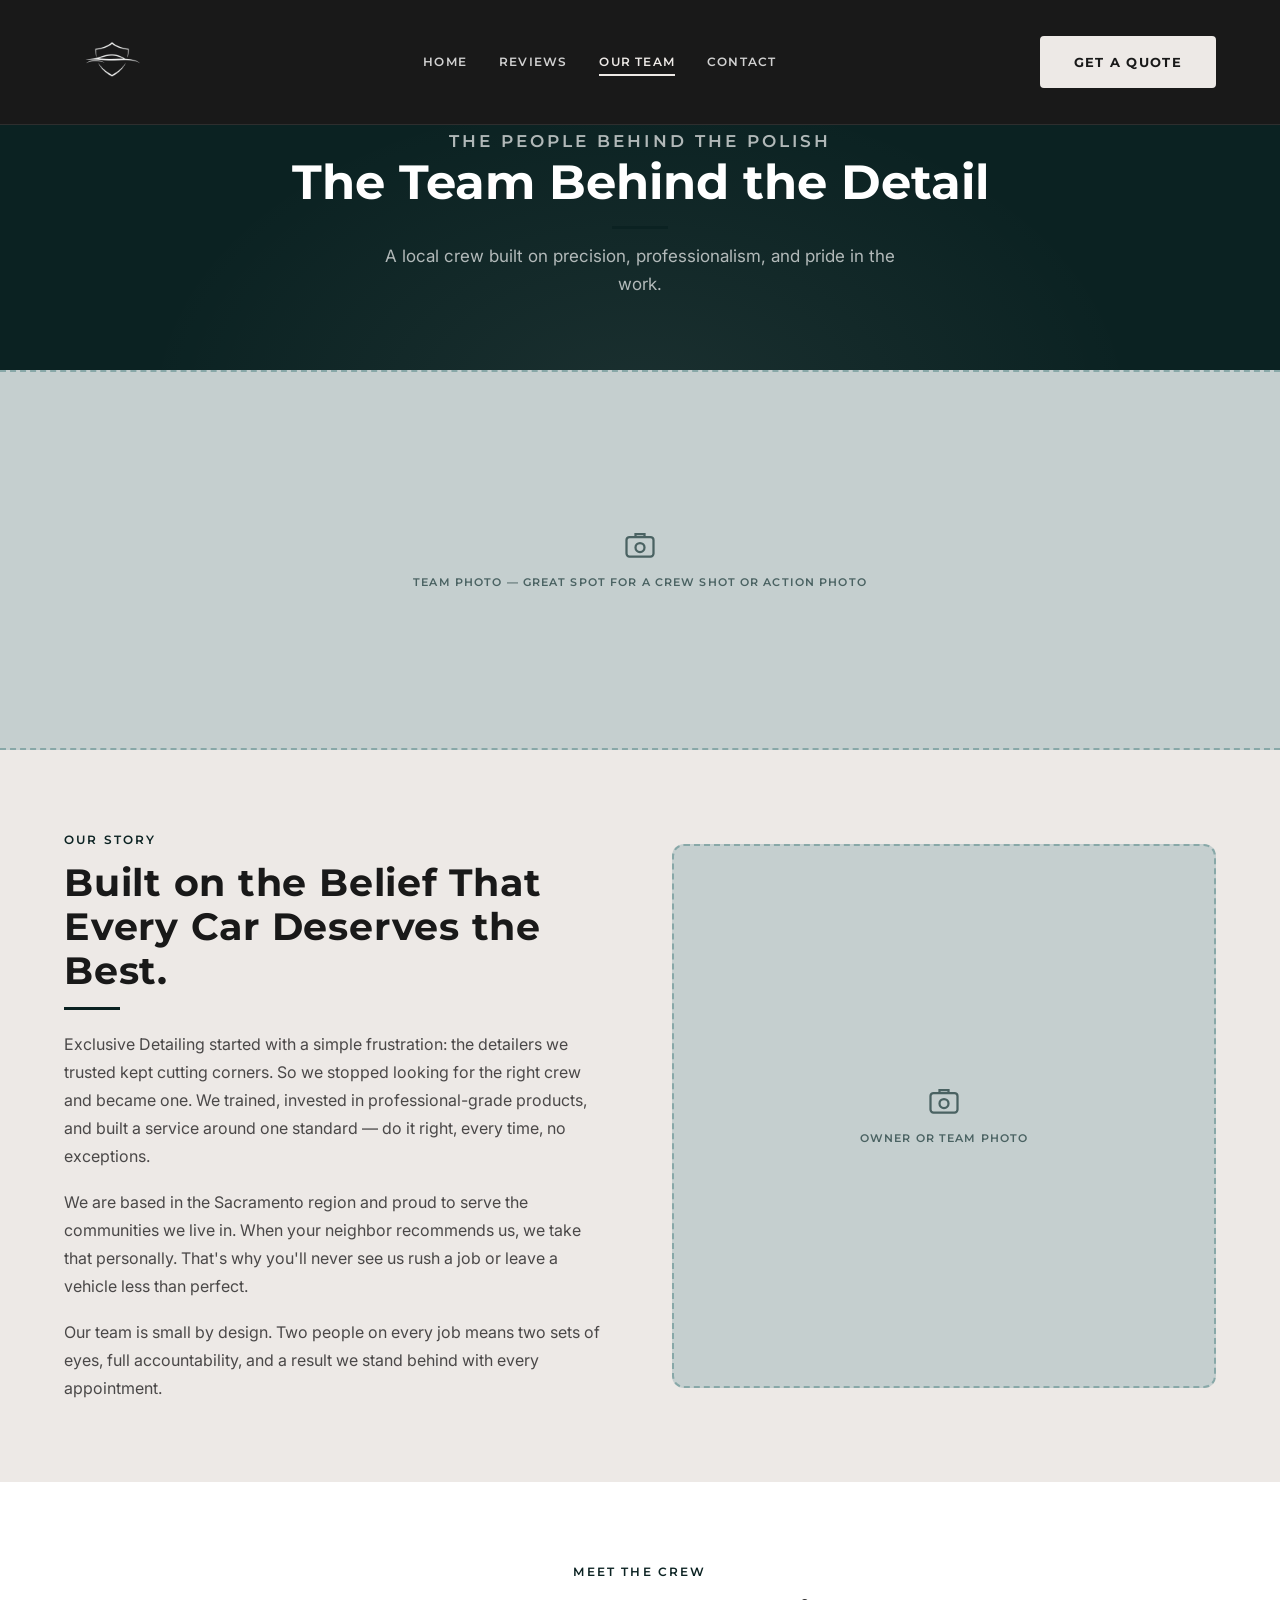
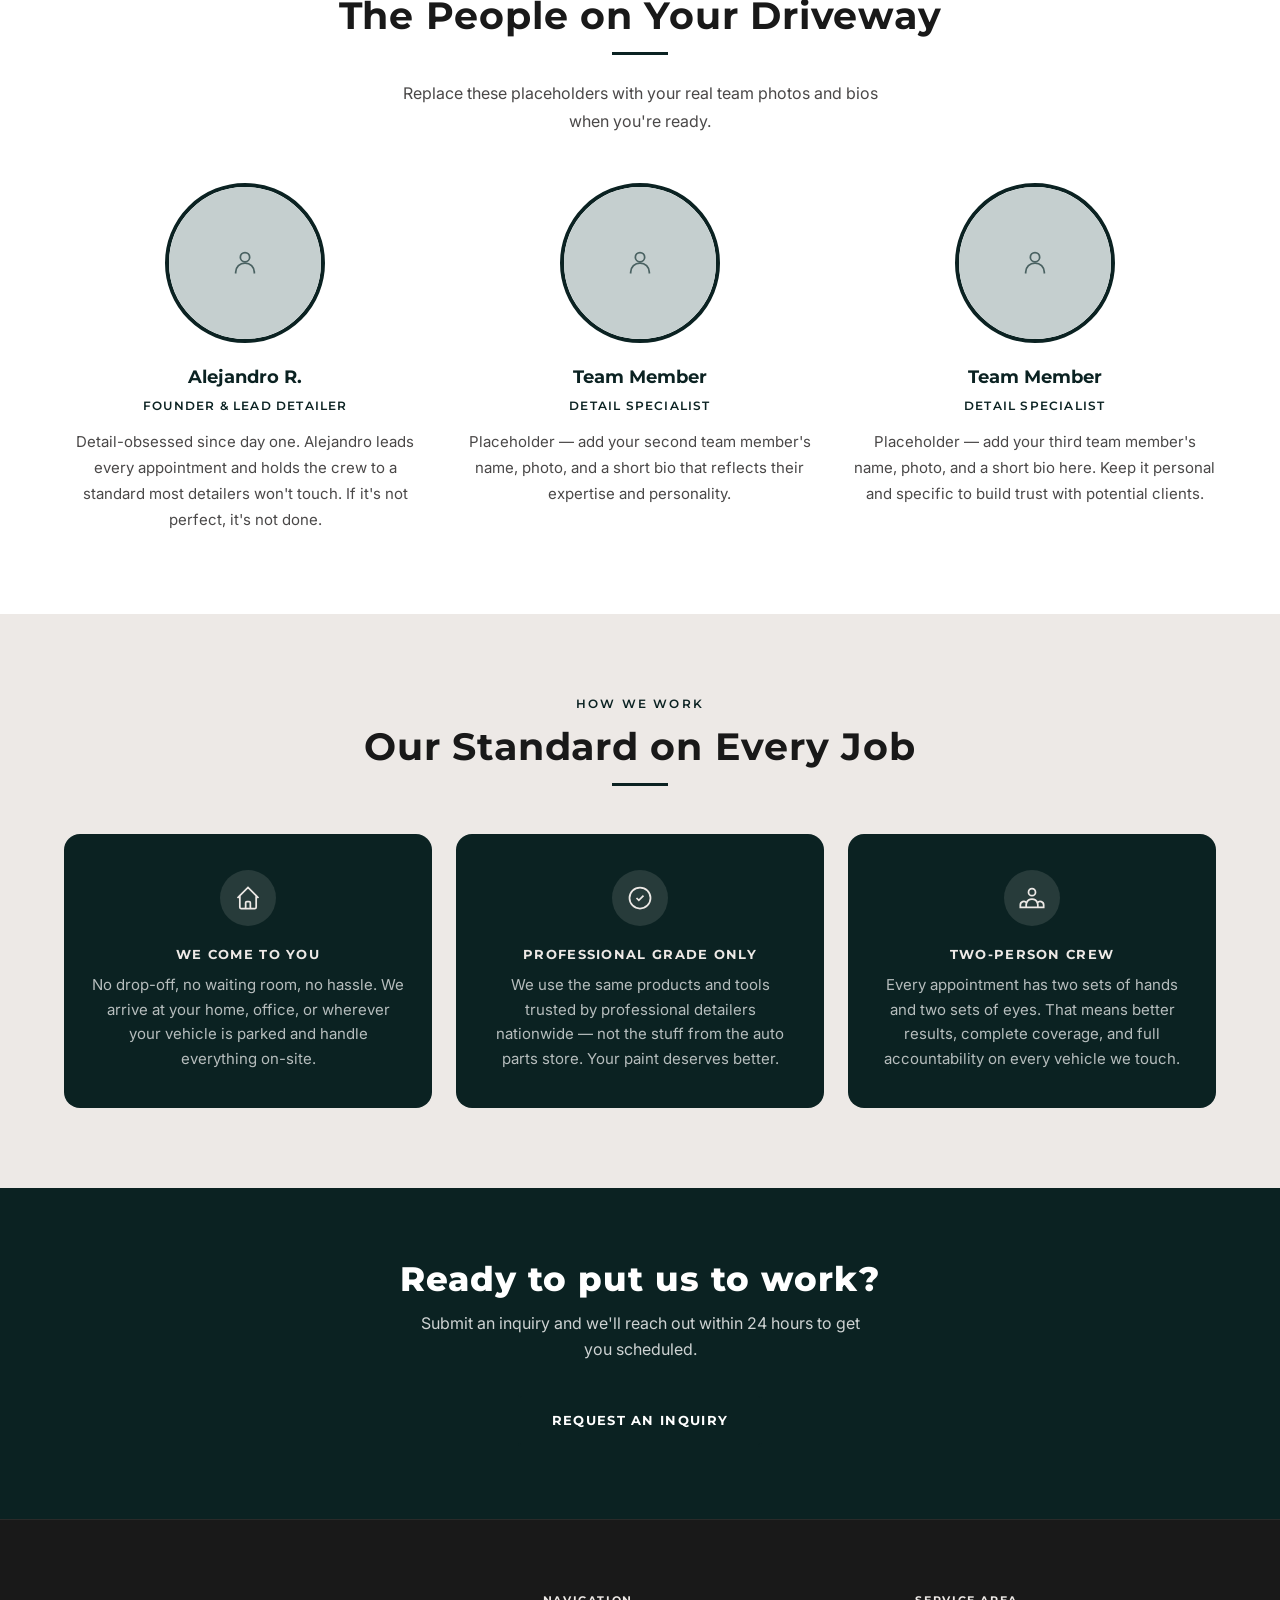
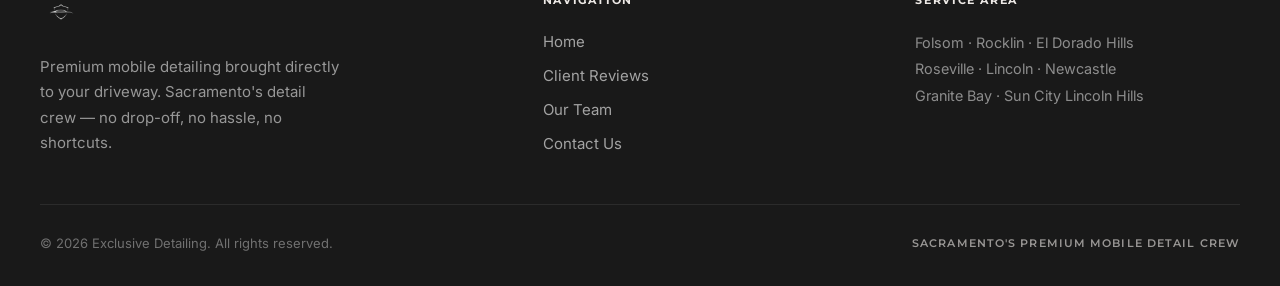
<file: team.html>
<!DOCTYPE html>
<html lang="en">
<head>
  <meta charset="UTF-8">
  <meta name="viewport" content="width=device-width, initial-scale=1.0">
  <title>Our Team | Exclusive Detailing</title>
  <meta name="description" content="Meet the crew behind Exclusive Detailing — Sacramento region's premium mobile detailing team.">
  <link rel="stylesheet" href="css/style.css">
  <link rel="preconnect" href="https://fonts.googleapis.com">
  <link rel="preconnect" href="https://fonts.gstatic.com" crossorigin>
  <link href="https://fonts.googleapis.com/css2?family=Montserrat:wght@400;500;600;700;800&family=Inter:wght@300;400;500;600&display=swap" rel="stylesheet">
  <script type="application/ld+json">
  {
    "@context": "https://schema.org",
    "@type": "AutomotiveBusiness",
    "name": "Exclusive Detailing",
    "description": "Premium mobile car detailing serving Folsom, Rocklin, El Dorado Hills, Roseville, Lincoln, Newcastle, Granite Bay, and Sun City Lincoln Hills in the greater Sacramento region. We bring professional-grade equipment directly to your driveway.",
    "url": "https://exlusivedetailing.com",
    "email": "info@exlusivedetailing.com",
    "priceRange": "$$",
    "areaServed": [
      {"@type": "City", "name": "Folsom", "containedInPlace": {"@type": "State", "name": "California"}},
      {"@type": "City", "name": "Rocklin", "containedInPlace": {"@type": "State", "name": "California"}},
      {"@type": "City", "name": "El Dorado Hills", "containedInPlace": {"@type": "State", "name": "California"}},
      {"@type": "City", "name": "Roseville", "containedInPlace": {"@type": "State", "name": "California"}},
      {"@type": "City", "name": "Lincoln", "containedInPlace": {"@type": "State", "name": "California"}},
      {"@type": "City", "name": "Newcastle", "containedInPlace": {"@type": "State", "name": "California"}},
      {"@type": "City", "name": "Granite Bay", "containedInPlace": {"@type": "State", "name": "California"}},
      {"@type": "City", "name": "Sun City Lincoln Hills", "containedInPlace": {"@type": "State", "name": "California"}}
    ],
    "address": {
      "@type": "PostalAddress",
      "addressRegion": "CA",
      "addressCountry": "US"
    }
  }
  </script>
</head>
<body>

  <!-- ======== NAVBAR ======== -->
  <nav class="navbar">
    <div class="navbar__inner">
      <a href="index.html" class="navbar__logo">
        <img src="images/logo-white.png" alt="Exclusive Detailing">
      </a>
      <div class="navbar__links">
        <a href="index.html">Home</a>
        <a href="reviews.html">Reviews</a>
        <a href="team.html">Our Team</a>
        <a href="contact.html">Contact</a>
      </div>
      <div class="navbar__cta">
        <a href="contact.html" class="btn btn--gold">Get a Quote</a>
      </div>
      <button class="navbar__toggle" aria-label="Open menu">
        <span></span><span></span><span></span>
      </button>
    </div>
    <div class="navbar__mobile">
      <a href="index.html">Home</a>
      <a href="reviews.html">Reviews</a>
      <a href="team.html">Our Team</a>
      <a href="contact.html">Contact</a>
      <a href="contact.html" class="btn btn--gold">Get a Quote</a>
    </div>
  </nav>

  <!-- ======== PAGE HERO ======== -->
  <div class="page-hero">
    <div class="page-hero__inner">
      <p class="eyebrow" style="text-align:center;">The People Behind the Polish</p>
      <h1>The Team Behind the Detail</h1>
      <div class="gold-divider"></div>
      <p>A local crew built on precision, professionalism, and pride in the work.</p>
    </div>
  </div>

  <!-- ======== PHOTO BANNER ======== -->
  <div class="photo-ph photo-ph--wide">
    <svg width="36" height="36" fill="none" stroke="currentColor" stroke-width="1.5" viewBox="0 0 24 24"><rect x="3" y="6" width="18" height="13" rx="2"/><circle cx="12" cy="13" r="3"/><path d="M9 6V4h6v2"/></svg>
    Team photo — great spot for a crew shot or action photo
  </div>

  <!-- ======== OUR STORY ======== -->
  <section class="section section--cream">
    <div class="container">
      <div class="two-col">
        <div class="reveal">
          <p class="eyebrow">Our Story</p>
          <h2 class="section-title" style="margin-bottom:.875rem;">Built on the Belief That Every Car Deserves the Best.</h2>
          <div class="gold-divider gold-divider--left"></div>
          <p class="body-text" style="margin-top:1.25rem;margin-bottom:1.125rem;">Exclusive Detailing started with a simple frustration: the detailers we trusted kept cutting corners. So we stopped looking for the right crew and became one. We trained, invested in professional-grade products, and built a service around one standard — do it right, every time, no exceptions.</p>
          <p class="body-text" style="margin-bottom:1.125rem;">We are based in the Sacramento region and proud to serve the communities we live in. When your neighbor recommends us, we take that personally. That's why you'll never see us rush a job or leave a vehicle less than perfect.</p>
          <p class="body-text">Our team is small by design. Two people on every job means two sets of eyes, full accountability, and a result we stand behind with every appointment.</p>
        </div>
        <div class="reveal d2">
          <div class="photo-ph photo-ph--sq" style="border-radius:.75rem;">
            <svg width="36" height="36" fill="none" stroke="currentColor" stroke-width="1.5" viewBox="0 0 24 24"><rect x="3" y="6" width="18" height="13" rx="2"/><circle cx="12" cy="13" r="3"/><path d="M9 6V4h6v2"/></svg>
            Owner or team photo
          </div>
        </div>
      </div>
    </div>
  </section>

  <!-- ======== TEAM CARDS ======== -->
  <section class="section">
    <div class="container">
      <div class="text-center reveal">
        <p class="eyebrow">Meet the Crew</p>
        <h2 class="section-title">The People on Your Driveway</h2>
        <div class="gold-divider"></div>
        <p class="body-text" style="max-width:480px;margin:1.5rem auto 0;">Replace these placeholders with your real team photos and bios when you're ready.</p>
      </div>
      <div class="team-grid">

        <div class="team-card reveal">
          <div class="team-card__photo">
            <div class="photo-ph" style="width:100%;height:100%;border-radius:0;border:none;">
              <svg width="28" height="28" fill="none" stroke="currentColor" stroke-width="1.5" viewBox="0 0 24 24"><circle cx="12" cy="7" r="4"/><path d="M4 21v-1a8 8 0 0116 0v1"/></svg>
            </div>
          </div>
          <div class="team-card__name">Alejandro R.</div>
          <div class="team-card__role">Founder &amp; Lead Detailer</div>
          <p class="team-card__bio">Detail-obsessed since day one. Alejandro leads every appointment and holds the crew to a standard most detailers won't touch. If it's not perfect, it's not done.</p>
        </div>

        <div class="team-card reveal d1">
          <div class="team-card__photo">
            <div class="photo-ph" style="width:100%;height:100%;border-radius:0;border:none;">
              <svg width="28" height="28" fill="none" stroke="currentColor" stroke-width="1.5" viewBox="0 0 24 24"><circle cx="12" cy="7" r="4"/><path d="M4 21v-1a8 8 0 0116 0v1"/></svg>
            </div>
          </div>
          <div class="team-card__name">Team Member</div>
          <div class="team-card__role">Detail Specialist</div>
          <p class="team-card__bio">Placeholder — add your second team member's name, photo, and a short bio that reflects their expertise and personality.</p>
        </div>

        <div class="team-card reveal d2">
          <div class="team-card__photo">
            <div class="photo-ph" style="width:100%;height:100%;border-radius:0;border:none;">
              <svg width="28" height="28" fill="none" stroke="currentColor" stroke-width="1.5" viewBox="0 0 24 24"><circle cx="12" cy="7" r="4"/><path d="M4 21v-1a8 8 0 0116 0v1"/></svg>
            </div>
          </div>
          <div class="team-card__name">Team Member</div>
          <div class="team-card__role">Detail Specialist</div>
          <p class="team-card__bio">Placeholder — add your third team member's name, photo, and a short bio here. Keep it personal and specific to build trust with potential clients.</p>
        </div>

      </div>
    </div>
  </section>

  <!-- ======== VALUES ======== -->
  <section class="section section--cream">
    <div class="container">
      <div class="text-center reveal">
        <p class="eyebrow">How We Work</p>
        <h2 class="section-title">Our Standard on Every Job</h2>
        <div class="gold-divider"></div>
      </div>
      <div class="values-strip">

        <div class="value-item reveal">
          <div class="value-item__icon">
            <svg width="28" height="28" fill="none" stroke="currentColor" stroke-width="1.5" viewBox="0 0 24 24"><path d="M3 12l2-2m0 0l7-7 7 7M5 10v10a1 1 0 001 1h3m10-11l2 2m-2-2v10a1 1 0 01-1 1h-3m-6 0a1 1 0 001-1v-4a1 1 0 011-1h2a1 1 0 011 1v4a1 1 0 001 1m-6 0h6"/></svg>
          </div>
          <div class="value-item__title">We Come to You</div>
          <p class="value-item__desc">No drop-off, no waiting room, no hassle. We arrive at your home, office, or wherever your vehicle is parked and handle everything on-site.</p>
        </div>

        <div class="value-item reveal d1">
          <div class="value-item__icon">
            <svg width="28" height="28" fill="none" stroke="currentColor" stroke-width="1.5" viewBox="0 0 24 24"><path d="M9 12l2 2 4-4m6 2a9 9 0 11-18 0 9 9 0 0118 0z"/></svg>
          </div>
          <div class="value-item__title">Professional Grade Only</div>
          <p class="value-item__desc">We use the same products and tools trusted by professional detailers nationwide — not the stuff from the auto parts store. Your paint deserves better.</p>
        </div>

        <div class="value-item reveal d2">
          <div class="value-item__icon">
            <svg width="28" height="28" fill="none" stroke="currentColor" stroke-width="1.5" viewBox="0 0 24 24"><path d="M17 20h5v-2a3 3 0 00-5.356-1.857M17 20H7m10 0v-2c0-.656-.126-1.283-.356-1.857M7 20H2v-2a3 3 0 015.356-1.857M7 20v-2c0-.656.126-1.283.356-1.857m0 0a5.002 5.002 0 019.288 0M15 7a3 3 0 11-6 0 3 3 0 016 0z"/></svg>
          </div>
          <div class="value-item__title">Two-Person Crew</div>
          <p class="value-item__desc">Every appointment has two sets of hands and two sets of eyes. That means better results, complete coverage, and full accountability on every vehicle we touch.</p>
        </div>

      </div>
    </div>
  </section>

  <!-- ======== CTA BANNER ======== -->
  <div class="cta-banner reveal">
    <div class="container">
      <h2>Ready to put us to work?</h2>
      <p>Submit an inquiry and we'll reach out within 24 hours to get you scheduled.</p>
      <a href="contact.html" class="btn btn--navy">Request an Inquiry</a>
    </div>
  </div>

  <!-- ======== FOOTER ======== -->
  <footer class="footer">
    <div class="footer__inner">
      <div class="footer__top">
        <div class="footer__brand">
          <img src="images/logo-white.png" alt="Exclusive Detailing" class="footer__logo">
          <p class="footer__tagline">Premium mobile detailing brought directly to your driveway. Sacramento's detail crew — no drop-off, no hassle, no shortcuts.</p>
        </div>
        <div>
          <p class="footer__col-label">Navigation</p>
          <div class="footer__links">
            <a href="index.html">Home</a>
            <a href="reviews.html">Client Reviews</a>
            <a href="team.html">Our Team</a>
            <a href="contact.html">Contact Us</a>
          </div>
        </div>
        <div>
          <p class="footer__col-label">Service Area</p>
          <p class="footer__cities">Folsom · Rocklin · El Dorado Hills<br>Roseville · Lincoln · Newcastle<br>Granite Bay · Sun City Lincoln Hills</p>
        </div>
      </div>
      <div class="footer__bottom">
        <p class="footer__copy">© 2026 Exclusive Detailing. All rights reserved.</p>
        <p class="footer__badge">Sacramento's Premium Mobile Detail Crew</p>
      </div>
    </div>
  </footer>

  <script src="js/main.js"></script>
</body>
</html>
</file>
<file: css/style.css>
/* ============================================
   EXCLUSIVE DETAILING — Main Stylesheet
   ============================================ */

:root {
  --navy:        #0B2222;
  --navy-dark:   #191919;
  --gold:        #EDE9E6;
  --gold-light:  #f5f2ef;
  --teal:        #0B2222;
  --cream:       #EDE9E6;
  --white:       #FFFFFF;
  --gray-100:    #F5F5F5;
  --gray-200:    #E5E5E5;
  --gray-400:    #9CA3AF;
  --gray-600:    #6B7280;
  --text-dark:   #191919;
  --text-body:   #4A4848;

  --font-heading: 'Montserrat', sans-serif;
  --font-body:    'Inter', sans-serif;

  --max-w:       1200px;
  --sp:          5rem 0;
  --sp-sm:       3.5rem 0;
  --pad:         0 1.5rem;
  --radius:      0.5rem;
  --radius-lg:   1rem;
  --t:           0.3s ease;
  --shadow-sm:   0 2px 8px rgba(0,0,0,.08);
  --shadow-md:   0 4px 24px rgba(0,0,0,.13);
  --shadow-lg:   0 8px 48px rgba(0,0,0,.2);
}

/* ---- Reset ---- */
*, *::before, *::after { box-sizing: border-box; margin: 0; padding: 0; }
html  { scroll-behavior: smooth; }
body  { font-family: var(--font-body); color: var(--text-dark); line-height: 1.6; background: var(--white); overflow-x: hidden; }
img   { max-width: 100%; height: auto; display: block; }
a     { text-decoration: none; color: inherit; }
ul    { list-style: none; }

/* ---- Typography ---- */
h1, h2, h3, h4 { font-family: var(--font-heading); font-weight: 700; line-height: 1.15; }

.eyebrow {
  font-family: var(--font-heading);
  font-size: .75rem;
  font-weight: 600;
  letter-spacing: .18em;
  text-transform: uppercase;
  color: var(--navy);
  margin-bottom: .75rem;
}

.section-title {
  font-size: clamp(1.75rem, 3vw, 2.5rem);
  letter-spacing: .02em;
}

.body-text { font-size: 1rem; line-height: 1.75; color: var(--text-body); }

/* ---- Layout ---- */
.container { max-width: var(--max-w); margin: 0 auto; padding: var(--pad); }
.section    { padding: var(--sp); }
.section--cream     { background: var(--cream); }
.section--navy      { background: var(--navy); }
.section--navy-dark { background: var(--navy-dark); }

.section--navy h1,
.section--navy h2,
.section--navy h3   { color: var(--white); }

.text-center { text-align: center; }

.gold-divider      { width: 56px; height: 3px; background: var(--navy); margin: .875rem auto; }
.gold-divider--left{ margin: .875rem 0; }

.two-col {
  display: grid;
  grid-template-columns: 1fr 1fr;
  gap: 4rem;
  align-items: center;
}

/* ---- Buttons ---- */
.btn {
  display: inline-flex;
  align-items: center;
  justify-content: center;
  padding: .875rem 2rem;
  font-family: var(--font-heading);
  font-size: .8125rem;
  font-weight: 700;
  letter-spacing: .1em;
  text-transform: uppercase;
  border: 2px solid transparent;
  border-radius: .25rem;
  cursor: pointer;
  transition: all var(--t);
  white-space: nowrap;
  gap: .5rem;
}

.btn--gold          { background: var(--gold); color: var(--navy-dark); border-color: var(--gold); }
.btn--gold:hover    { background: var(--gold-light); border-color: var(--gold-light); }

.btn--outline-white         { background: transparent; color: var(--white); border-color: rgba(255,255,255,.5); }
.btn--outline-white:hover   { background: rgba(255,255,255,.1); border-color: var(--white); }

.btn--outline-gold          { background: transparent; color: var(--navy); border-color: var(--navy); }
.btn--outline-gold:hover    { background: var(--navy); color: var(--white); }

.btn--navy          { background: var(--navy); color: var(--white); border-color: var(--navy); }
.btn--navy:hover    { background: var(--navy-dark); border-color: var(--navy-dark); }

.btn--dark          { background: var(--navy-dark); color: var(--white); border-color: var(--navy-dark); }
.btn--dark:hover    { background: #000; border-color: #000; }

/* ---- Navbar ---- */
.navbar {
  position: fixed;
  top: 0; left: 0; right: 0;
  z-index: 1000;
  background: var(--navy-dark);
  border-bottom: 1px solid rgba(237,233,230,.1);
  transition: box-shadow var(--t);
}
.navbar.scrolled { box-shadow: var(--shadow-md); }

.navbar__inner {
  display: flex;
  align-items: center;
  justify-content: space-between;
  padding: .875rem 1.5rem;
  max-width: var(--max-w);
  margin: 0 auto;
}

.navbar__logo img { height: 96px; width: auto; }

.navbar__links {
  display: flex;
  align-items: center;
  gap: 2rem;
}
.navbar__links a {
  font-family: var(--font-heading);
  font-size: .75rem;
  font-weight: 600;
  letter-spacing: .1em;
  text-transform: uppercase;
  color: rgba(255,255,255,.8);
  position: relative;
  transition: color var(--t);
}
.navbar__links a::after {
  content: '';
  position: absolute;
  bottom: -4px; left: 0;
  width: 0; height: 2px;
  background: var(--gold);
  transition: width var(--t);
}
.navbar__links a:hover,
.navbar__links a.active { color: var(--gold); }
.navbar__links a:hover::after,
.navbar__links a.active::after { width: 100%; }

.navbar__toggle {
  display: none;
  flex-direction: column;
  gap: 5px;
  cursor: pointer;
  background: none;
  border: none;
  padding: 4px;
}
.navbar__toggle span {
  display: block;
  width: 24px; height: 2px;
  background: var(--white);
  transition: all var(--t);
}

.navbar__mobile {
  display: none;
  flex-direction: column;
  padding: 1rem 1.5rem 1.5rem;
  background: var(--navy-dark);
  border-top: 1px solid rgba(255,255,255,.08);
}
.navbar__mobile.open { display: flex; }
.navbar__mobile a {
  font-family: var(--font-heading);
  font-size: .875rem;
  font-weight: 600;
  letter-spacing: .08em;
  text-transform: uppercase;
  color: rgba(255,255,255,.8);
  padding: .75rem 0;
  border-bottom: 1px solid rgba(255,255,255,.08);
  transition: color var(--t);
}
.navbar__mobile a:last-child { border-bottom: none; }
.navbar__mobile a:hover { color: var(--gold); }
.navbar__mobile .btn { margin-top: 1rem; width: 100%; justify-content: center; }

/* ---- Photo Placeholders ---- */
.photo-ph {
  background: #C5CFCF;
  border: 2px dashed #88A8A8;
  display: flex;
  flex-direction: column;
  align-items: center;
  justify-content: center;
  color: #4A6262;
  font-family: var(--font-heading);
  font-size: .7rem;
  font-weight: 600;
  letter-spacing: .1em;
  text-transform: uppercase;
  gap: .625rem;
  border-radius: var(--radius);
  overflow: hidden;
  text-align: center;
  padding: 1rem;
}
.photo-ph--hero   { width: 100%; height: 420px; }
.photo-ph--wide   { width: 100%; height: 380px; border-radius: 0; border-left: none; border-right: none; }
.photo-ph--sq     { width: 100%; aspect-ratio: 1; }
.photo-ph--rect   { width: 100%; height: 300px; }
.photo-ph--ba     { width: 100%; height: 280px; }
.photo-ph--circle { width: 160px; height: 160px; border-radius: 50%; margin: 0 auto; }

/* ---- Hero ---- */
.hero {
  min-height: 100vh;
  background: var(--navy);
  display: flex;
  align-items: center;
  padding: 8rem 1.5rem 5rem;
  position: relative;
  overflow: hidden;
}

/* Video background — uncomment in HTML when ready */
.hero__video {
  position: absolute; inset: 0;
  width: 100%; height: 100%;
  object-fit: cover;
  z-index: 0;
}

/* Dark overlay so text stays readable over video */
.hero__overlay {
  position: absolute; inset: 0;
  background: rgba(11,34,34,.62);
  z-index: 1;
  pointer-events: none;
}

.hero__inner {
  max-width: 860px;
  margin: 0 auto;
  width: 100%;
  text-align: center;
  position: relative;
  z-index: 2;
}
.hero__eyebrow {
  font-family: var(--font-heading);
  font-size: .75rem;
  font-weight: 600;
  letter-spacing: .2em;
  text-transform: uppercase;
  color: var(--gold);
  margin-bottom: 1.25rem;
  justify-content: center;
  display: flex;
  align-items: center;
  gap: .75rem;
}
.hero h1 {
  font-size: clamp(2.5rem, 5vw, 3.75rem);
  font-weight: 800;
  letter-spacing: .02em;
  color: var(--white);
  margin-bottom: 1.5rem;
}
.hero h1 span { color: var(--gold); }
.hero__sub {
  font-size: 1.0625rem;
  line-height: 1.75;
  color: rgba(255,255,255,.68);
  margin-bottom: 2.5rem;
  max-width: 580px;
  margin-left: auto;
  margin-right: auto;
}
.hero__actions { display: flex; gap: 1rem; flex-wrap: wrap; justify-content: center; }

/* Page hero (inner pages) */
.page-hero {
  background: var(--navy);
  padding: 8rem 1.5rem 4.5rem;
  text-align: center;
  position: relative;
  overflow: hidden;
}
.page-hero::before {
  content: '';
  position: absolute; inset: 0;
  background: radial-gradient(ellipse at 50% 110%, rgba(237,233,230,.07) 0%, transparent 55%);
  pointer-events: none;
}
.page-hero__inner { max-width: var(--max-w); margin: 0 auto; position: relative; z-index: 1; }
.page-hero h1     { color: var(--white); font-size: clamp(2rem, 4vw, 3rem); margin-bottom: 1rem; }
.page-hero p      { color: rgba(255,255,255,.68); font-size: 1.0625rem; max-width: 520px; margin: 0 auto; }

/* ---- Package Cards ---- */
.packages-grid {
  display: grid;
  grid-template-columns: repeat(3, 1fr);
  gap: 1.5rem;
  margin-top: 3rem;
  align-items: start;
}

.pkg {
  border-radius: var(--radius-lg);
  overflow: hidden;
  display: flex;
  flex-direction: column;
  transition: transform var(--t), box-shadow var(--t);
  position: relative;
}
.pkg:hover { transform: translateY(-6px); box-shadow: var(--shadow-lg); }

/* Essential */
.pkg--essential {
  background: var(--white);
  border: 1px solid var(--gray-200);
  box-shadow: var(--shadow-sm);
}
.pkg--essential .pkg__head { background: var(--teal); color: var(--white); }

/* Premier */
.pkg--premier {
  background: var(--navy);
  border: none;
  box-shadow: var(--shadow-lg);
  transform: scale(1.04);
}
.pkg--premier:hover { transform: scale(1.04) translateY(-6px); }
.pkg--premier .pkg__head { background: var(--navy-dark); color: var(--gold); }
.pkg--premier .pkg__body { background: var(--navy); }
.pkg--premier .pkg__price { color: var(--gold); }
.pkg--premier .pkg__price-note { color: rgba(255,255,255,.55); }
.pkg--premier .pkg__features li { color: rgba(255,255,255,.82); border-bottom-color: rgba(255,255,255,.1); }
.pkg--premier .pkg__features li::before { color: var(--gold); }
.pkg--premier .pkg__features-label { color: rgba(255,255,255,.4); }
.pkg--premier .pkg__tags span { background: rgba(255,255,255,.1); color: rgba(255,255,255,.8); }

/* Signature */
.pkg--signature {
  background: var(--white);
  border: 2px solid var(--navy);
  box-shadow: var(--shadow-sm);
}
.pkg--signature .pkg__head { background: var(--navy-dark); color: var(--white); }

/* Badge */
.pkg__badge {
  position: absolute;
  top: 0; right: 1.5rem;
  background: var(--gold);
  color: var(--navy-dark);
  font-family: var(--font-heading);
  font-size: .6rem;
  font-weight: 700;
  letter-spacing: .12em;
  text-transform: uppercase;
  padding: .35rem .875rem;
  border-radius: 0 0 .375rem .375rem;
  display: none;
}
.pkg--premier .pkg__badge { display: block; }

.pkg__head { padding: 1.75rem 1.5rem 1.5rem; }
.pkg__tier {
  font-family: var(--font-heading);
  font-size: .625rem;
  font-weight: 700;
  letter-spacing: .15em;
  text-transform: uppercase;
  opacity: .75;
  margin-bottom: .375rem;
}
.pkg__name {
  font-family: var(--font-heading);
  font-size: 1.375rem;
  font-weight: 800;
  letter-spacing: .02em;
  margin-bottom: .5rem;
}
.pkg__tagline { font-size: .875rem; opacity: .85; font-style: italic; }

.pkg__body { padding: 1.5rem; flex: 1; display: flex; flex-direction: column; }
.pkg__price { font-family: var(--font-heading); font-size: 1.75rem; font-weight: 800; color: var(--navy); margin-bottom: .25rem; }
.pkg__price-note { font-size: .8125rem; color: var(--gray-600); margin-bottom: 1.25rem; line-height: 1.4; }

.pkg__tags { display: flex; flex-wrap: wrap; gap: .4rem; margin-bottom: 1.25rem; }
.pkg__tags span {
  font-family: var(--font-heading);
  font-size: .6875rem;
  font-weight: 600;
  letter-spacing: .05em;
  text-transform: uppercase;
  background: var(--gray-100);
  color: var(--gray-600);
  padding: .3rem .75rem;
  border-radius: 50px;
}

.pkg__features       { flex: 1; margin-bottom: 1.5rem; }
.pkg__features-label {
  font-family: var(--font-heading);
  font-size: .6875rem;
  font-weight: 700;
  letter-spacing: .1em;
  text-transform: uppercase;
  color: var(--gray-400);
  margin-bottom: .75rem;
}
.pkg__features li {
  font-size: .9rem;
  color: var(--text-body);
  padding: .5rem 0;
  border-bottom: 1px solid var(--gray-100);
  display: flex;
  align-items: flex-start;
  gap: .5rem;
}
.pkg__features li:last-child { border-bottom: none; }
.pkg__features li::before { content: '✓'; color: var(--teal); font-weight: 700; font-size: .875rem; flex-shrink: 0; margin-top: .05em; }

/* ---- Service Area Grid ---- */
.area-grid {
  display: grid;
  grid-template-columns: repeat(4, 1fr);
  gap: 1rem;
  margin-top: 2.5rem;
}
.area-item {
  background: var(--white);
  border: 1px solid var(--gray-200);
  border-radius: var(--radius);
  padding: 1.25rem 1rem;
  text-align: center;
  transition: all var(--t);
}
.area-item:hover { border-color: var(--navy); box-shadow: var(--shadow-sm); }
.area-item__dot {
  width: 8px; height: 8px;
  background: var(--navy);
  border-radius: 50%;
  margin: 0 auto .625rem;
}
.area-item__name {
  font-family: var(--font-heading);
  font-size: .8125rem;
  font-weight: 700;
  letter-spacing: .05em;
  text-transform: uppercase;
  color: var(--navy);
}

/* ---- Review Cards ---- */
.reviews-grid {
  display: grid;
  grid-template-columns: repeat(3, 1fr);
  gap: 1.5rem;
  margin-top: 2.5rem;
}
.review-card {
  background: var(--white);
  border: 1px solid var(--gray-200);
  border-radius: var(--radius-lg);
  padding: 1.75rem;
  box-shadow: var(--shadow-sm);
  transition: all var(--t);
  display: flex;
  flex-direction: column;
}
.review-card:hover { box-shadow: var(--shadow-md); transform: translateY(-4px); }
.review-card__stars { color: var(--navy); font-size: 1rem; letter-spacing: 2px; margin-bottom: 1rem; }
.review-card__quote { font-size: .9375rem; line-height: 1.75; color: var(--text-body); font-style: italic; margin-bottom: 1.25rem; flex: 1; }
.review-card__author { display: flex; align-items: center; gap: .75rem; }
.review-card__avatar {
  width: 44px; height: 44px;
  border-radius: 50%;
  background: var(--navy);
  display: flex;
  align-items: center;
  justify-content: center;
  font-family: var(--font-heading);
  font-size: .875rem;
  font-weight: 700;
  color: var(--gold);
  flex-shrink: 0;
}
.review-card__name   { font-family: var(--font-heading); font-size: .875rem; font-weight: 700; color: var(--navy); }
.review-card__detail { font-size: .8rem; color: var(--gray-600); margin-top: .1rem; }

/* ---- Social Proof Strip ---- */
.proof-strip {
  background: var(--navy);
  padding: 3.5rem 1.5rem;
}
.proof-strip__inner {
  max-width: var(--max-w);
  margin: 0 auto;
  display: flex;
  align-items: center;
  justify-content: space-between;
  gap: 2.5rem;
  flex-wrap: wrap;
}
.proof-strip__quote {
  font-size: 1.125rem;
  font-style: italic;
  color: rgba(255,255,255,.88);
  max-width: 560px;
  line-height: 1.75;
}
.proof-strip__quote cite {
  display: block;
  font-style: normal;
  font-family: var(--font-heading);
  font-size: .75rem;
  font-weight: 600;
  letter-spacing: .1em;
  text-transform: uppercase;
  color: var(--gold);
  margin-top: .875rem;
}
.proof-strip__rating { text-align: center; flex-shrink: 0; }
.proof-strip__stars  { color: var(--gold); font-size: 1.25rem; letter-spacing: 3px; margin-bottom: .5rem; }
.proof-strip__score  { font-family: var(--font-heading); font-size: 2.5rem; font-weight: 800; color: var(--white); line-height: 1; }
.proof-strip__label  { font-size: .8125rem; color: rgba(255,255,255,.55); margin-top: .25rem; }

/* ---- CTA Banner ---- */
.cta-banner { background: var(--navy); padding: 4.5rem 1.5rem; text-align: center; }
.cta-banner h2 {
  font-family: var(--font-heading);
  font-size: clamp(1.5rem, 3vw, 2.125rem);
  font-weight: 800;
  letter-spacing: .03em;
  color: var(--white);
  margin-bottom: .75rem;
}
.cta-banner p {
  font-size: 1rem;
  color: rgba(255,255,255,.8);
  margin-bottom: 2rem;
  max-width: 460px;
  margin-left: auto;
  margin-right: auto;
}

/* ---- Add-ons Note ---- */
.addons-note {
  text-align: center;
  margin-top: 2.5rem;
  padding: 1.5rem 2rem;
  background: var(--cream);
  border-radius: var(--radius);
  border: 1px solid var(--gray-200);
  max-width: 600px;
  margin-left: auto;
  margin-right: auto;
}
.addons-note__label {
  font-family: var(--font-heading);
  font-size: .7rem;
  font-weight: 700;
  letter-spacing: .14em;
  text-transform: uppercase;
  color: var(--navy);
  margin-bottom: .5rem;
}
.addons-note p { font-size: .9rem; color: var(--text-body); }

/* ---- Team Cards ---- */
.team-grid {
  display: grid;
  grid-template-columns: repeat(3, 1fr);
  gap: 2rem;
  margin-top: 3rem;
}
.team-card      { text-align: center; }
.team-card__photo {
  width: 160px; height: 160px;
  border-radius: 50%;
  border: 4px solid var(--navy);
  margin: 0 auto 1.25rem;
  overflow: hidden;
}
.team-card__name   { font-family: var(--font-heading); font-size: 1.125rem; font-weight: 700; color: var(--navy); margin-bottom: .25rem; }
.team-card__role   { font-family: var(--font-heading); font-size: .75rem; font-weight: 600; letter-spacing: .1em; text-transform: uppercase; color: var(--navy); margin-bottom: .875rem; }
.team-card__bio    { font-size: .9375rem; line-height: 1.75; color: var(--text-body); }

/* ---- Values ---- */
.values-strip {
  display: grid;
  grid-template-columns: repeat(3, 1fr);
  gap: 1.5rem;
  margin-top: 3rem;
}
.value-item {
  background: var(--navy);
  border-radius: var(--radius-lg);
  padding: 2.25rem 1.75rem;
  text-align: center;
}
.value-item__icon  {
  width: 56px; height: 56px;
  background: rgba(237,233,230,.12);
  border-radius: 50%;
  display: flex;
  align-items: center;
  justify-content: center;
  margin: 0 auto 1.125rem;
}
.value-item__icon svg { color: var(--gold); }
.value-item__title { font-family: var(--font-heading); font-size: .8125rem; font-weight: 700; letter-spacing: .1em; text-transform: uppercase; color: var(--gold); margin-bottom: .5rem; }
.value-item__desc  { font-size: .9375rem; line-height: 1.65; color: rgba(255,255,255,.7); }

/* ---- Before/After ---- */
.ba-row {
  display: grid;
  grid-template-columns: 1fr 1fr;
  gap: 1.5rem;
  margin-top: 1.5rem;
}
.ba-label {
  font-family: var(--font-heading);
  font-size: .75rem;
  font-weight: 700;
  letter-spacing: .12em;
  text-transform: uppercase;
  text-align: center;
  margin-bottom: .625rem;
  color: var(--navy);
}

/* ---- Contact / Form ---- */
.contact-layout {
  display: grid;
  grid-template-columns: 1fr 380px;
  gap: 4rem;
  align-items: start;
}

.inquiry-form {
  background: var(--white);
  border-radius: var(--radius-lg);
  padding: 2.5rem;
  box-shadow: var(--shadow-lg);
  border: 1px solid var(--gray-200);
}

.form-group { margin-bottom: 1.375rem; }
.form-group label {
  display: block;
  font-family: var(--font-heading);
  font-size: .7rem;
  font-weight: 700;
  letter-spacing: .12em;
  text-transform: uppercase;
  color: var(--navy);
  margin-bottom: .5rem;
}
.form-group input,
.form-group select,
.form-group textarea {
  width: 100%;
  padding: .875rem 1rem;
  font-family: var(--font-body);
  font-size: .9375rem;
  color: var(--text-dark);
  background: var(--white);
  border: 1.5px solid var(--gray-200);
  border-radius: .375rem;
  transition: border-color var(--t), box-shadow var(--t);
  outline: none;
  -webkit-appearance: none;
  appearance: none;
}
.form-group input:focus,
.form-group select:focus,
.form-group textarea:focus {
  border-color: var(--navy);
  box-shadow: 0 0 0 3px rgba(11,34,34,.1);
}
.form-group select {
  background-image: url("data:image/svg+xml,%3Csvg xmlns='http://www.w3.org/2000/svg' width='12' height='8' viewBox='0 0 12 8'%3E%3Cpath d='M1 1l5 5 5-5' stroke='%230B2222' stroke-width='1.5' fill='none' stroke-linecap='round'/%3E%3C/svg%3E");
  background-repeat: no-repeat;
  background-position: right 1rem center;
  padding-right: 2.5rem;
  cursor: pointer;
}
.form-group textarea { resize: vertical; min-height: 120px; }

.form-row { display: grid; grid-template-columns: 1fr 1fr; gap: 1rem; }

.form-submit { width: 100%; padding: 1rem; font-size: .875rem; margin-top: .25rem; }
.form-note { font-size: .8125rem; color: var(--gray-600); text-align: center; margin-top: .875rem; line-height: 1.5; }

#form-success { display: none; text-align: center; padding: 2.5rem 1.5rem; }
#form-success svg { margin: 0 auto 1rem; color: var(--teal); }
#form-success h3 { color: var(--navy); margin-bottom: .75rem; font-size: 1.375rem; }
#form-success p  { color: var(--text-body); font-size: .9375rem; line-height: 1.7; }

.contact-info { position: sticky; top: 6.5rem; }
.contact-block {
  background: var(--navy);
  border-radius: var(--radius-lg);
  padding: 1.75rem;
  margin-bottom: 1.25rem;
}
.contact-block__label {
  font-family: var(--font-heading);
  font-size: .6875rem;
  font-weight: 700;
  letter-spacing: .15em;
  text-transform: uppercase;
  color: var(--gold);
  margin-bottom: .875rem;
}
.contact-block__text { font-size: .9rem; line-height: 1.7; color: rgba(255,255,255,.72); }
.contact-block__cities { display: flex; flex-wrap: wrap; gap: .4rem; }
.contact-block__cities span {
  font-family: var(--font-heading);
  font-size: .7rem;
  font-weight: 600;
  background: rgba(255,255,255,.08);
  color: rgba(255,255,255,.8);
  padding: .3rem .7rem;
  border-radius: 50px;
  letter-spacing: .04em;
}

/* ---- Footer ---- */
.footer {
  background: var(--navy-dark);
  padding: 4.5rem 1.5rem 2rem;
  border-top: 1px solid rgba(237,233,230,.08);
}
.footer__inner { max-width: var(--max-w); margin: 0 auto; }
.footer__top {
  display: grid;
  grid-template-columns: 1.4fr 1fr 1fr;
  gap: 3rem;
  margin-bottom: 3rem;
}
.footer__logo { height: 42px; margin-bottom: 1.25rem; }
.footer__tagline { font-size: .9375rem; line-height: 1.7; color: rgba(255,255,255,.55); max-width: 300px; }
.footer__col-label {
  font-family: var(--font-heading);
  font-size: .6875rem;
  font-weight: 700;
  letter-spacing: .15em;
  text-transform: uppercase;
  color: var(--gold);
  margin-bottom: 1.25rem;
}
.footer__links { display: flex; flex-direction: column; gap: .625rem; }
.footer__links a { font-size: .9375rem; color: rgba(255,255,255,.6); transition: color var(--t); }
.footer__links a:hover { color: var(--gold); }
.footer__cities { font-size: .9rem; line-height: 1.85; color: rgba(255,255,255,.5); }
.footer__bottom {
  border-top: 1px solid rgba(255,255,255,.08);
  padding-top: 1.75rem;
  display: flex;
  align-items: center;
  justify-content: space-between;
  flex-wrap: wrap;
  gap: 1rem;
}
.footer__copy  { font-size: .8125rem; color: rgba(255,255,255,.38); }
.footer__badge { font-family: var(--font-heading); font-size: .6875rem; font-weight: 600; letter-spacing: .1em; text-transform: uppercase; color: var(--gold); opacity: .6; }

/* ---- Animated Hero Words ---- */
.hero-words {
  display: inline-block;
  position: relative;
  height: 1.15em;
  overflow: hidden;
  vertical-align: bottom;
  width: 100%;
}
.hero-word {
  position: absolute;
  left: 0;
  width: 100%;
  text-align: center;
  color: var(--gold);
  font-weight: 800;
  opacity: 0;
  transform: translateY(60px);
  transition: opacity .45s cubic-bezier(.22,1,.36,1), transform .55s cubic-bezier(.22,1,.36,1);
  white-space: nowrap;
}
.hero-word.active {
  opacity: 1;
  transform: translateY(0);
}
.hero-word.exit {
  opacity: 0;
  transform: translateY(-60px);
  transition: opacity .35s ease, transform .45s ease;
}

/* ---- Scroll Reveal ---- */
.reveal {
  opacity: 0;
  transform: translateY(20px);
  transition: opacity .65s ease, transform .65s ease;
}
.reveal.visible          { opacity: 1; transform: translateY(0); }
.reveal.d1               { transition-delay: .12s; }
.reveal.d2               { transition-delay: .24s; }
.reveal.d3               { transition-delay: .36s; }

/* ============================================
   RESPONSIVE
   ============================================ */

/* ---- Tablet (≤ 1024px) ---- */
@media (max-width: 1024px) {
  .packages-grid  { grid-template-columns: 1fr; max-width: 480px; margin-inline: auto; }
  .pkg--premier   { transform: none; }
  .pkg--premier:hover { transform: translateY(-6px); }
  .hero__inner    { max-width: 100%; }
  .contact-layout { grid-template-columns: 1fr; }
  .contact-info   { position: static; display: grid; grid-template-columns: 1fr 1fr; gap: 1.25rem; }
  .footer__top    { grid-template-columns: 1fr 1fr; }
  .footer__brand  { grid-column: 1 / -1; }
  .team-grid      { grid-template-columns: repeat(2, 1fr); }
}

/* ---- Mobile (≤ 768px) ---- */
@media (max-width: 768px) {
  :root { --sp: 3rem 0; }

  /* Navbar */
  .navbar__links, .navbar__cta { display: none; }
  .navbar__toggle { display: flex; }
  .navbar__logo img { height: 52px; }

  /* Hero */
  .hero          { padding: 5.5rem 1.25rem 3.5rem; min-height: 92vh; }
  .hero__inner img { height: 140px !important; margin-bottom: 1.5rem !important; }
  .hero h1       { font-size: clamp(1.875rem, 8vw, 2.75rem); margin-bottom: 1.25rem; }
  .hero__eyebrow { font-size: .7rem; margin-bottom: 1rem; }
  .hero__sub     { font-size: .9375rem; margin-bottom: 2rem; }
  .hero__actions { flex-direction: column; align-items: center; gap: .75rem; }
  .hero__actions .btn { width: 100%; max-width: 340px; }

  /* Page hero */
  .page-hero     { padding: 6.5rem 1.25rem 3rem; }
  .page-hero h1  { font-size: clamp(1.75rem, 6vw, 2.5rem); }

  /* Section titles */
  .section-title { font-size: clamp(1.5rem, 6vw, 2rem); }

  /* Container */
  .container { padding: 0 1.25rem; }

  /* Layout stacking */
  .two-col      { grid-template-columns: 1fr; gap: 2rem; }
  .reviews-grid { grid-template-columns: 1fr; }
  .team-grid    { grid-template-columns: 1fr; max-width: 320px; margin-inline: auto; }
  .values-strip { grid-template-columns: 1fr; }
  .area-grid    { grid-template-columns: repeat(2, 1fr); gap: .75rem; }
  .ba-row       { grid-template-columns: 1fr; }
  .form-row     { grid-template-columns: 1fr; }
  .contact-info { grid-template-columns: 1fr; }
  .footer__top  { grid-template-columns: 1fr; gap: 2rem; }
  .footer__bottom { flex-direction: column; text-align: center; }
  .footer       { padding: 3.5rem 1.25rem 1.75rem; }

  /* Proof strip */
  .proof-strip  { padding: 3rem 1.25rem; }
  .proof-strip__inner { flex-direction: column; text-align: center; }
  .proof-strip__quote { max-width: 100%; font-size: 1rem; }

  /* CTA banner */
  .cta-banner   { padding: 3rem 1.25rem; }
  .cta-banner .btn { display: block; width: 100%; max-width: 320px; margin-inline: auto; }

  /* Packages */
  .packages-grid { max-width: 100%; }
  .addons-note  { padding: 1.25rem 1.25rem; }

  /* Form — 16px min to prevent iOS auto-zoom on focus */
  .form-group input,
  .form-group select,
  .form-group textarea { font-size: 1rem; padding: .8rem .875rem; }
  .form-submit  { font-size: .875rem; padding: 1rem; }

  /* Reviews stats — hide vertical dividers */
  .rating-divider { display: none; }

  /* Misc */
  .navbar__mobile a { font-size: .8125rem; }
  .btn { padding: .875rem 1.5rem; }
}

/* ---- Small mobile (≤ 480px) ---- */
@media (max-width: 480px) {
  :root { --sp: 2.5rem 0; }

  .hero          { padding: 5rem 1rem 3rem; }
  .hero__inner img { height: 110px !important; }
  .hero h1       { font-size: clamp(1.625rem, 7.5vw, 2.25rem); }
  .hero__actions .btn { max-width: 100%; }

  .navbar__logo img { height: 44px; }
  .container    { padding: 0 1rem; }
  .area-grid    { grid-template-columns: repeat(2, 1fr); }
  .packages-grid { max-width: 100%; }
  .page-hero    { padding: 6rem 1rem 2.5rem; }
  .contact-layout { gap: 2rem; }
  .proof-strip  { padding: 2.5rem 1rem; }
  .cta-banner   { padding: 2.5rem 1rem; }
  .footer       { padding: 3rem 1rem 1.5rem; }
  .review-card  { padding: 1.25rem; }
  .pkg__head    { padding: 1.375rem 1.25rem 1.25rem; }
  .pkg__body    { padding: 1.25rem; }
  .inquiry-form { padding: 1.5rem 1.25rem; }
}
</file>
